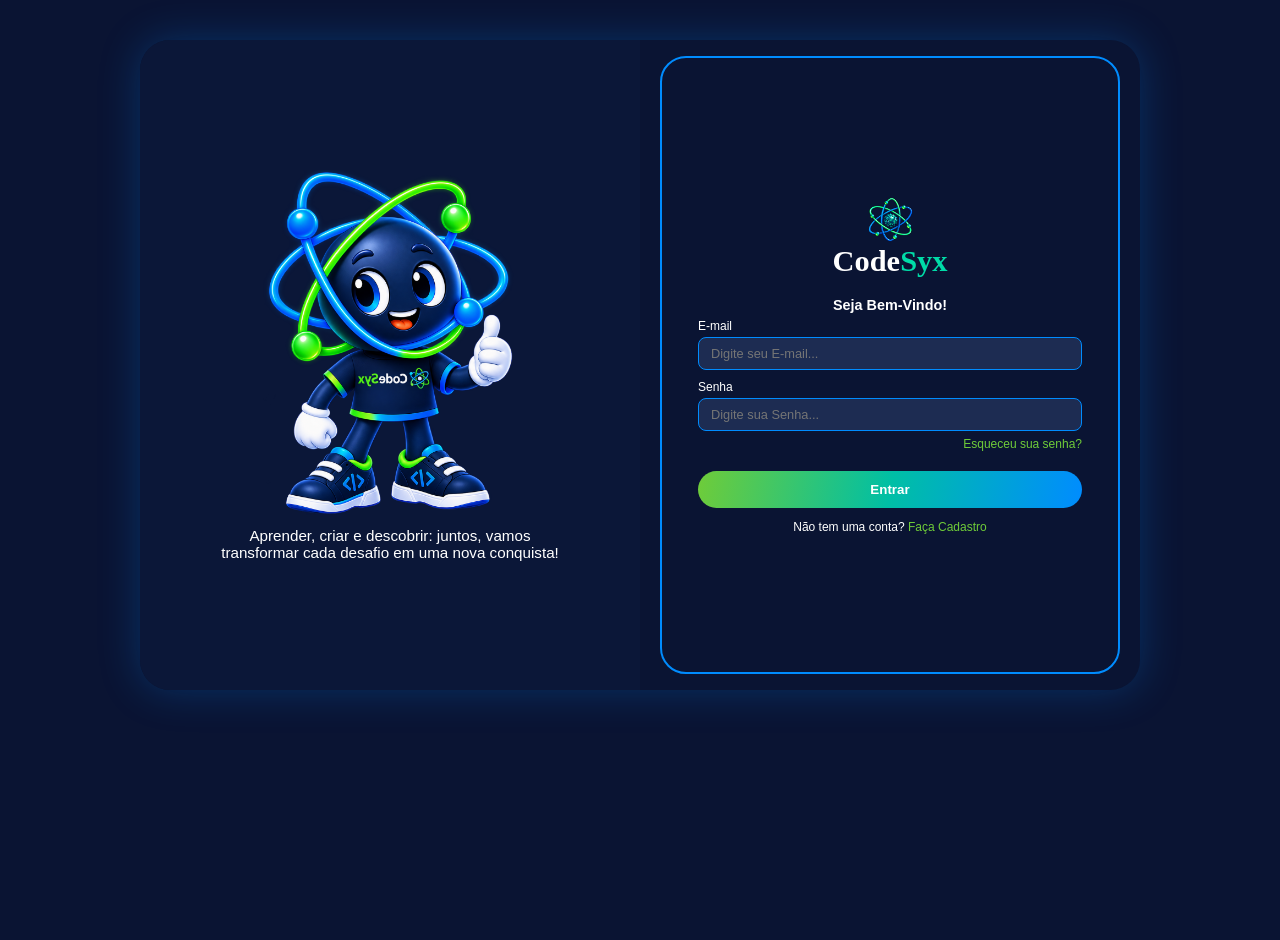
<file: pages/cadastro.html>
<!DOCTYPE html>
<html lang="pt-br">

<head>
    <meta charset="UTF-8">
    <meta name="viewport" content="width=device-width, initial-scale=1.0">
    <link rel="stylesheet" href="../assets/css/cadastro.css">
    <link rel="icon" type="image/png" sizes="16x16" href="../assets/img/logoheader.png">
    <title>CodeSyx - Login</title>
</head>

<body>
    <main class="container-auth invertido">

        <!-- Metade do formulário -->
        <div class="card-auth">
            <div class="logo">
                <img src="../assets/img/logo.png" alt="logo CodeSyx">
                <h2>Code<span>Syx</span></h2>
            </div>

            <div class="formularios">

                <!-- LOGIN -->
                <div class="tela tela-login">
                    <p class="subtitulo-auth">Seja Bem-Vindo!</p>
                    <form action="#" class="form-auth" id="form-login">
                        <div class="grupo-input">
                            <label for="login-email">E-mail</label>
                            <input type="email" id="login-email" placeholder="Digite seu E-mail..." required>
                        </div>

                        <div class="grupo-input">
                            <label for="login-senha">Senha</label>
                            <input type="password" id="login-senha" placeholder="Digite sua Senha..." required>
                        </div>

                        <p class="link-esqueceu"><a href="#recuperar"> Esqueceu sua senha?</a></p>

                       
                        <button type="submit" class="btn-primeiro btn-full">Entrar</button>
                        <p class="erro-login" id="erro-login"></p>
                    </form>
                    <p class="link-alternativo">Não tem uma conta?<a href="#cadastro"> Faça Cadastro</a></p>
                </div>

                <!-- CADASTRO -->
                <div class="tela tela-cadastro">
                    <p class="subtitulo-auth">Seja Bem-Vindo!</p>
                    <form action="#" class="form-auth" id="form-cadastro">
                        <div class="grupo-input">
                            <label for="nome">Nome</label>
                            <input type="text" id="nome" placeholder="Digite seu Nome..." required>
                        </div>
                        <div class="grupo-input">
                            <label for="cad-email">E-mail</label>
                            <input type="email" id="cad-email" placeholder="Digite seu E-mail..." required>
                        </div>

                        <div class="grupo-input">
                            <label for="cad-senha">Senha</label>
                            <input type="password" id="cad-senha" placeholder="Digite sua Senha..." required>
                        </div>

                        <div class="grupo-input">
                            <label for="confirmar-senha">Confirmar Senha</label>
                            <input type="password" id="confirmar-senha" placeholder="Confirme sua senha..." required>
                        </div>

                        <div class="grupo-input">
                            <label for="semestre">Área ou semestre</label>
                            <select id="semestre" class="input-select" required>
                                <option value="">Selecione...</option>
                                <option value="uiux">UI/UX</option>
                                <option value="ads">ADS</option>
                                <option value="java">Java</option>
                                <option value="outros">Outros</option>
                            </select>
                        </div>

                        <button type="submit" class="btn-primeiro btn-full">Cadastrar</button>
                    </form>
                    <p class="link-alternativo">Já tem uma conta?<a href="#login"> Faça Login</a></p>
                </div>

                <!-- RECUPERAR SENHA (informar e-mail) -->
                <div class="tela tela-recuperar">
                    <p class="subtitulo-auth">Esqueceu sua senha?</p>
                    <p class="texto-auxiliar">Redefinir senha, informe seu E-mail</p>
                    <form action="#" class="form-auth" id="form-recuperar">
                        <div class="grupo-input">
                            <label for="recuperar-email">E-mail</label>
                            <input type="email" id="recuperar-email" placeholder="Digite seu e-mail..." required>
                        </div>
                        <button type="submit" class="btn-primeiro btn-full">Recuperar senha</button>
                    </form>
                    <p class="link-alternativo">Ainda não tem uma conta?<a href="cadastro.html"> Cadastre-se</a></p>
                </div>

                <!-- VERIFICAR E-MAIL -->
                <div class="tela tela-verificar">
                    <p class="subtitulo-auth">Verifique seu e-mail</p>
                    <p class="texto-auxiliar">Abra o aplicativo de e-mail para verificar</p>
                    <button type="button" class="btn-primeiro btn-full" id="btn-abrir-email">Abrir aplicativo de
                        e-mail</button>
                    <p class="link-alternativo">Não recebeu o e-mail? <a href="#recuperar">Clique para reenviar</a></p>
                    <p class="link-alternativo"><a href="#login">← Voltar para login</a></p>
                </div>

                <!-- DEFINIR NOVA SENHA -->
                <div class="tela tela-definir-senha">
                    <p class="subtitulo-auth">Definir nova senha</p>
                    <p class="texto-auxiliar">Sua senha deve ser diferente das senhas usadas anteriormente</p>
                    <form action="#" class="form-auth" id="form-definir-senha">
                        <div class="grupo-input">
                            <label for="nova-senha">Senha</label>
                            <input type="password" id="nova-senha" placeholder="Digite sua nova senha..." required>
                        </div>
                        <div class="grupo-input">
                            <label for="confirmar-nova-senha">Confirmar senha</label>
                            <input type="password" id="confirmar-nova-senha" placeholder="Confirme sua nova senha..."
                                required>
                        </div>
                        <button type="submit" class="btn-primeiro btn-full">Redefinir senha</button>
                    </form>
                    <p class="link-alternativo"><a href="#login">← Voltar para login</a></p>
                </div>

                <!-- SENHA REDEFINIDA -->
                <div class="tela tela-senha-redefinida">
                    <p class="subtitulo-auth">Senha redefinida</p>
                    <p class="texto-auxiliar">Sua senha foi redefinida com sucesso. Clique para fazer login.</p>
                    <button type="button" class="btn-primeiro btn-full" id="btn-continuar-redefinida">Continuar</button>
                    <p class="link-alternativo"><a href="#login">← Voltar para login</a></p>
                </div>

            </div>
        </div>

        <!-- Metade do mascote -->
        <div class="lado-mascote">
            <img src="../assets/img/mascote-auth.png" alt="Mascote CodeSyx" class="mascote">
            <p class="frase">Aprender, criar e descobrir: juntos, vamos transformar cada desafio em uma nova conquista!
            </p>
        </div>

    </main>

    <script src="../assets/js/script.js"></script>
</body>

</html>
</file>
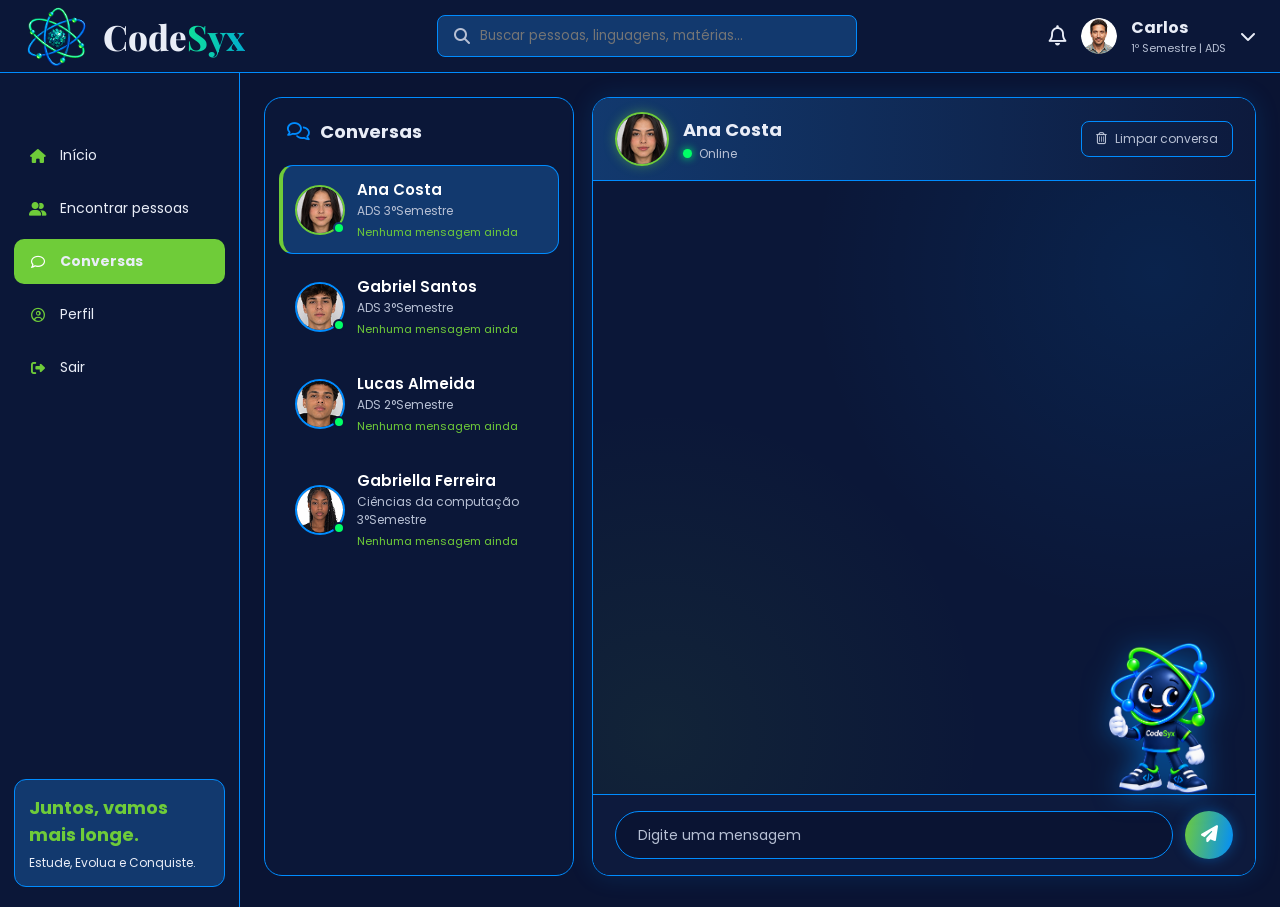
<file: pages/conversas.html>
<!DOCTYPE html>
<html lang="pt-br">

<head>
  <meta charset="UTF-8">
  <meta name="viewport" content="width=device-width, initial-scale=1.0">
  <title>CodeSyx - Conversas</title>
  <link rel="stylesheet" href="https://cdnjs.cloudflare.com/ajax/libs/font-awesome/6.7.2/css/all.min.css">
  <link rel="icon" type="image/png" sizes="16x16" href="../assets/img/logoheader.png">
  <link rel="stylesheet" href="../assets/css/inicial.css">
  <link rel="stylesheet" href="../assets/css/conversas.css">
</head>

<body class="dash-body">

  <input type="checkbox" id="menu-dash" class="menu-dash">
  <label for="menu-dash" class="fundo-menu-dash"></label>

  <header class="dash-topo">
    <label for="menu-dash" class="btn-menu-dash" aria-label="Abrir menu">
      <span></span>
      <span></span>
      <span></span>
    </label>

    <a href="inicial.html" class="logo">
      <img src="../assets/img/logo.png" alt="Logo CodeSyx">
      <h2>Code<span>Syx</span></h2>
    </a>

    <form class="dash-busca">
      <i class="fa-solid fa-magnifying-glass"></i>
      <input class="dash-busca-input" type="text" placeholder="Buscar pessoas, linguagens, matérias...">
    </form>

    <div class="dash-topo-direita">
      <i class="fa-regular fa-bell dash-topo-sino"></i>
      <div class="dash-topo-usuario">
        <div class="dash-usuario-avatar"><img src="../assets/img/carlos.png" alt="foto carlos"></div>
        <div class="dash-usuario-dados">
          <span class="dash-usuario-nome">Carlos</span>
          <span class="dash-usuario-semestre">1º Semestre | ADS</span>
        </div>
        <i class="fa-solid fa-chevron-down"></i>
      </div>
    </div>
  </header>

  <div class="dash-layout dash-layout-duas-colunas">

    <section class="dash-sidebar">
      <div class="dash-menu">
        <a href="inicial.html" class="dash-menu-link">
          <i class="fa-solid fa-house"></i>
          <span>Início</span>
        </a>
        <a href="encontrar_pessoas.html" class="dash-menu-link">
          <i class="fa-solid fa-user-group"></i>
          <span>Encontrar pessoas</span>
        </a>
        <a href="conversas.html" class="dash-menu-link dash-menu-link-ativo">
          <i class="fa-regular fa-comment"></i>
          <span>Conversas</span>
        </a>
        <a href="perfil.html" class="dash-menu-link">
          <i class="fa-regular fa-circle-user"></i>
          <span>Perfil</span>
        </a>
        <a href="../index.html" class="dash-menu-link" id="btn-sair">
          <i class="fa-solid fa-right-from-bracket"></i>
          <span>Sair</span>
        </a>
      </div>

      <div class="dash-sidebar-frase">
        <div class="dash-sidebar-frase-titulo">Juntos, vamos mais longe.</div>
        <div class="dash-sidebar-frase-texto">Estude, Evolua e Conquiste.</div>
      </div>
    </section>

    <main class="dash-principal conversas-principal">

      <section class="conversas-container">

        <aside class="conversas-lista">

          <h2 class="conversas-titulo"><i class="fa-regular fa-comments"></i> Conversas</h2>

          <button type="button" class="conversa-item active" data-chat="ana">
            <div class="conversa-foto">
              <img src="../assets/img/anacosta.png" alt="Foto de Ana Costa" class="conversa-avatar">
              <span class="conversa-online"></span>
            </div>
            <div class="conversa-info">
              <div class="conversa-nome">Ana Costa</div>
              <div class="conversa-curso">ADS 3°Semestre</div>
              <div class="conversa-previa">Nenhuma mensagem ainda</div>
            </div>
          </button>

          <button type="button" class="conversa-item" data-chat="gabriel">
            <div class="conversa-foto">
              <img src="../assets/img/gabrielsantos.png" alt="Foto de Gabriel Santos" class="conversa-avatar">
              <span class="conversa-online"></span>
            </div>
            <div class="conversa-info">
              <div class="conversa-nome">Gabriel Santos</div>
              <div class="conversa-curso">ADS 3°Semestre</div>
              <div class="conversa-previa">Nenhuma mensagem ainda</div>
            </div>
          </button>

          <button type="button" class="conversa-item" data-chat="lucas">
            <div class="conversa-foto">
              <img src="../assets/img/lucasalmeida.png" alt="Foto de Lucas Almeida" class="conversa-avatar">
              <span class="conversa-online"></span>
            </div>
            <div class="conversa-info">
              <div class="conversa-nome">Lucas Almeida</div>
              <div class="conversa-curso">ADS 2°Semestre</div>
              <div class="conversa-previa">Nenhuma mensagem ainda</div>
            </div>
          </button>

          <button type="button" class="conversa-item" data-chat="gabriella">
            <div class="conversa-foto">
              <img src="../assets/img/gabriellaferreira.png" alt="Foto de Gabriella Ferreira" class="conversa-avatar">
              <span class="conversa-online"></span>
            </div>
            <div class="conversa-info">
              <div class="conversa-nome">Gabriella Ferreira</div>
              <div class="conversa-curso">Ciências da computação 3°Semestre</div>
              <div class="conversa-previa">Nenhuma mensagem ainda</div>
            </div>
          </button>

        </aside>


        <section class="chat-area">

          <div class="chat-header">
            <img src="../assets/img/anacosta.png" alt="Foto de Ana Costa" class="chat-avatar">

            <div class="chat-user-info">
              <h2>Ana Costa</h2>
              <p><span class="status-online"></span><span id="chat-status">Online</span></p>
            </div>

            <button type="button" class="chat-limpar" id="btn-limpar">
              <i class="fa-regular fa-trash-can"></i> Limpar conversa
            </button>
          </div>

          <div class="chat-mensagens" id="chat-mensagens"></div>

          <form class="chat-form" action="#">
            <input type="text" class="chat-input" placeholder="Digite uma mensagem" autocomplete="off">

            <button type="submit" class="chat-send-button" aria-label="Enviar mensagem">
              <i class="fa-solid fa-paper-plane"></i>
            </button>
          </form>

          <img src="../assets/img/CodeSyx-mascote.png" alt="Mascote CodeSyx" class="chat-mascote">

        </section>

      </section>

    </main>
  </div>

  <script src="../assets/js/script.js"></script>
  <script src="../assets/js/menu-usuario.js"></script>
</body>

</html>
</file>
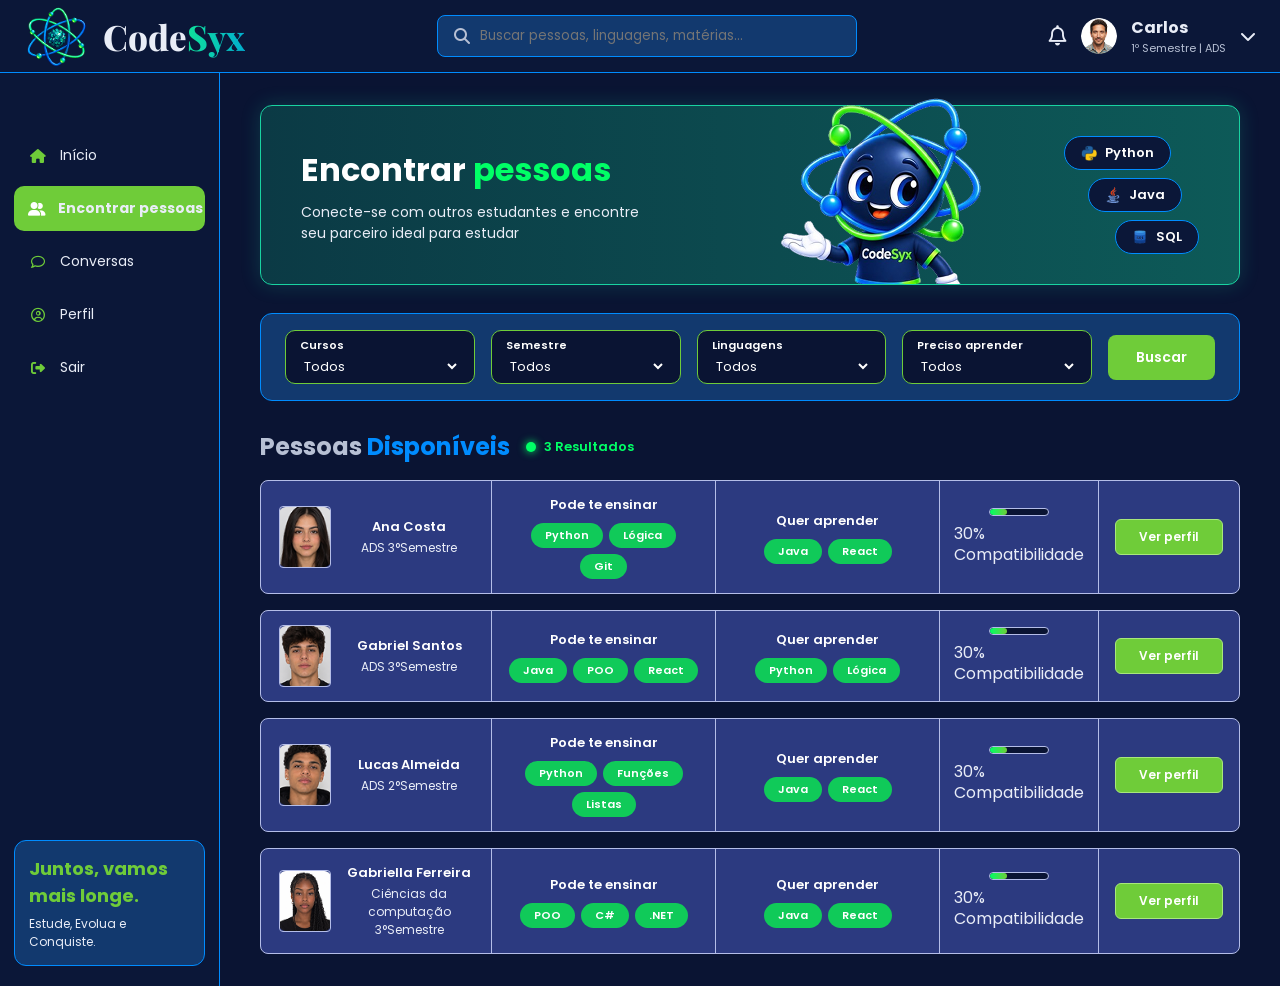
<file: pages/encontrar_pessoas.html>
<!DOCTYPE html>
<html lang="pt-br">

<head>
  <meta charset="UTF-8">
  <meta name="viewport" content="width=device-width, initial-scale=1.0">
  <title>CodeSyx - Encontrar Pessoas</title>
  <link rel="stylesheet" href="https://cdnjs.cloudflare.com/ajax/libs/font-awesome/6.7.2/css/all.min.css">
  <link rel="icon" type="image/png" sizes="16x16" href="../assets/img/logoheader.png">
  <link rel="stylesheet" href="../assets/css/inicial.css">
  <link rel="stylesheet" href="../assets/css/encontrar_pessoas.css">
</head>

<body class="dash-body">

  <input type="checkbox" id="menu-dash" class="menu-dash">
  <label for="menu-dash" class="fundo-menu-dash"></label>

  <header class="dash-topo">
    <label for="menu-dash" class="btn-menu-dash" aria-label="Abrir menu">
      <span></span>
      <span></span>
      <span></span>
    </label>

    <a href="inicial.html" class="logo">
      <img src="../assets/img/logo.png" alt="Logo CodeSyx">
      <h2>Code<span>Syx</span></h2>
    </a>

    <form class="dash-busca">
      <i class="fa-solid fa-magnifying-glass"></i>
      <input class="dash-busca-input" type="text" placeholder="Buscar pessoas, linguagens, matérias...">
    </form>

    <div class="dash-topo-direita">
      <i class="fa-regular fa-bell dash-topo-sino"></i>
      <div class="dash-topo-usuario">
        <div class="dash-usuario-avatar"><img src="../assets/img/carlos.png" alt="foto carlos"></div>
        <div class="dash-usuario-dados">
          <span class="dash-usuario-nome">Carlos</span>
          <span class="dash-usuario-semestre">1º Semestre | ADS</span>
        </div>
        <i class="fa-solid fa-chevron-down"></i>
      </div>
    </div>
  </header>

  <div class="dash-layout dash-layout-duas-colunas">

    <section class="dash-sidebar">
      <div class="dash-menu">
        <a href="inicial.html" class="dash-menu-link">
          <i class="fa-solid fa-house"></i>
          <span>Início</span>
        </a>
        <a href="encontrar_pessoas.html" class="dash-menu-link dash-menu-link-ativo">
          <i class="fa-solid fa-user-group"></i>
          <span>Encontrar pessoas</span>
        </a>
        <a href="conversas.html" class="dash-menu-link">
          <i class="fa-regular fa-comment"></i>
          <span>Conversas</span>
        </a>
        <a href="perfil.html" class="dash-menu-link">
          <i class="fa-regular fa-circle-user"></i>
          <span>Perfil</span>
        </a>
        <a href="../index.html" class="dash-menu-link" id="btn-sair">
          <i class="fa-solid fa-right-from-bracket"></i>
          <span>Sair</span>
        </a>
      </div>

      <div class="dash-sidebar-frase">
        <div class="dash-sidebar-frase-titulo">Juntos, vamos mais longe.</div>
        <div class="dash-sidebar-frase-texto">Estude, Evolua e Conquiste.</div>
      </div>
    </section>

    <main class="dash-principal pessoas-principal">

      <section class="hero-pessoas">
        <div class="hero-pessoas-texto">
          <h1>Encontrar <span>pessoas</span></h1>
          <p>Conecte-se com outros estudantes e encontre seu parceiro ideal para estudar</p>
        </div>

        <img src="../assets/img/mascote_econtrar_pessoas.png" alt="Mascote CodeSyx" class="hero-pessoas-mascote">

        <div class="hero-pessoas-tags">
          <span class="tag-linguagem python"><img src="../assets/img/Python.png" alt="">Python</span>
          <span class="tag-linguagem java"><img src="../assets/img/Java.png" alt="">Java</span>
          <span class="tag-linguagem sql"><img src="../assets/img/SQL.png" alt="">SQL</span>
        </div>
      </section>

      <section class="filtros-pessoas">
        <div class="filtro-campo">
          <label for="filtro-cursos">Cursos</label>
          <select id="filtro-cursos">
            <option value="">Todos</option>
            <option value="ads">ADS</option>
            <option value="gti">GTI</option>
            <option value="ciencia-da-computacao">Ciência da Computação</option>
            <option value="sistemas-de-informacao">Sistemas de Informação</option>
            <option value="engenharia-de-software">Engenharia de Software</option>
          </select>
        </div>

        <div class="filtro-campo">
          <label for="filtro-semestre">Semestre</label>
          <select id="filtro-semestre">
            <option value="">Todos</option>
            <option value="1">1°Semestre</option>
            <option value="2">2°Semestre</option>
            <option value="3">3°Semestre</option>
            <option value="4">4°Semestre</option>
            <option value="5">5°Semestre</option>
            <option value="6">6°Semestre</option>
          </select>
        </div>

        <div class="filtro-campo">
          <label for="filtro-linguagens">Linguagens</label>
          <select id="filtro-linguagens">
            <option value="">Todos</option>
            <option value="python">Python</option>
            <option value="java">Java</option>
            <option value="javascript">JavaScript</option>
            <option value="sql">SQL</option>
            <option value="html">HTML</option>
            <option value="css">CSS</option>
            <option value="react">React</option>
          </select>
        </div>

        <div class="filtro-campo">
          <label for="filtro-aprender">Preciso aprender</label>
          <select id="filtro-aprender">
            <option value="">Todos</option>
            <option value="python">Python</option>
            <option value="java">Java</option>
            <option value="javascript">JavaScript</option>
            <option value="sql">SQL</option>
            <option value="react">React</option>
            <option value="logica">Lógica</option>
            <option value="git">Git</option>
            <option value="poo">POO</option>
          </select>
        </div>

        <button type="button" class="btn-limpar-filtros" id="btnBuscar">Buscar</button>
      </section>

      <section class="pessoas-resultado">
        <div class="pessoas-resultado-titulo">
          <h2>Pessoas <span>Disponíveis</span></h2>
          <p class="pessoas-resultado-contagem">
            <span class="bolinha-status"></span>
            <span id="contagemResultados">3 Resultados</span>
          </p>
        </div>

        <ul class="pessoas-lista">

          <li class="pessoa-linha" data-curso="ads" data-semestre="3" data-ensina="python logica git" data-aprende="java react">
            <div class="pessoa-perfil">
              <img src="../assets/img/anacosta.png" alt="Foto de Ana Costa" class="pessoa-foto">
              <div>
                <h3>Ana Costa</h3>
                <p>ADS 3°Semestre</p>
              </div>
            </div>

            <div class="pessoa-coluna pessoa-ensina">
              <p class="pessoa-coluna-titulo">Pode te ensinar</p>
              <div class="pessoa-tags">
                <span>Python</span>
                <span>Lógica</span>
                <span>Git</span>
              </div>
            </div>

            <div class="pessoa-coluna pessoa-aprende">
              <p class="pessoa-coluna-titulo">Quer aprender</p>
              <div class="pessoa-tags">
                <span>Java</span>
                <span>React</span>
              </div>
            </div>

            <div class="pessoa-compatibilidade">
              <div class="compatibilidade-barra">
                <div class="compatibilidade-preenchimento" style="width: 30%;"></div>
              </div>
              <p>30% Compatibilidade</p>
            </div>

            <button
              type="button"
              class="btn-ver-perfil"
              data-sobre="Gosto de tecnologia e de estudar em grupo. Acredito que compartilhar conhecimento é uma das melhores formas de evoluir.">
              Ver perfil
            </button>
          </li>

          <li class="pessoa-linha" data-curso="ads" data-semestre="3" data-ensina="java poo react" data-aprende="python logica">
            <div class="pessoa-perfil">
              <img src="../assets/img/gabrielsantos.png" alt="Foto de Gabriel Santos" class="pessoa-foto">
              <div>
                <h3>Gabriel Santos</h3>
                <p>ADS 3°Semestre</p>
              </div>
            </div>

            <div class="pessoa-coluna pessoa-ensina">
              <p class="pessoa-coluna-titulo">Pode te ensinar</p>
              <div class="pessoa-tags">
                <span>Java</span>
                <span>POO</span>
                <span>React</span>
              </div>
            </div>

            <div class="pessoa-coluna pessoa-aprende">
              <p class="pessoa-coluna-titulo">Quer aprender</p>
              <div class="pessoa-tags">
                <span>Python</span>
                <span>Lógica</span>
              </div>
            </div>

            <div class="pessoa-compatibilidade">
              <div class="compatibilidade-barra">
                <div class="compatibilidade-preenchimento" style="width: 30%;"></div>
              </div>
              <p>30% Compatibilidade</p>
            </div>

            <button
              type="button"
              class="btn-ver-perfil"
              data-sobre="Curto programação e gosto de ajudar quem está começando. Sempre aberto a aprender algo novo.">
              Ver perfil
            </button>
          </li>

          <li class="pessoa-linha" data-curso="ads" data-semestre="2" data-ensina="python funcoes listas" data-aprende="java react">
            <div class="pessoa-perfil">
              <img src="../assets/img/lucasalmeida.png" alt="Foto de Lucas Almeida" class="pessoa-foto">
              <div>
                <h3>Lucas Almeida</h3>
                <p>ADS 2°Semestre</p>
              </div>
            </div>

            <div class="pessoa-coluna pessoa-ensina">
              <p class="pessoa-coluna-titulo">Pode te ensinar</p>
              <div class="pessoa-tags">
                <span>Python</span>
                <span>Funções</span>
                <span>Listas</span>
              </div>
            </div>

            <div class="pessoa-coluna pessoa-aprende">
              <p class="pessoa-coluna-titulo">Quer aprender</p>
              <div class="pessoa-tags">
                <span>Java</span>
                <span>React</span>
              </div>
            </div>

            <div class="pessoa-compatibilidade">
              <div class="compatibilidade-barra">
                <div class="compatibilidade-preenchimento" style="width: 30%;"></div>
              </div>
              <p>30% Compatibilidade</p>
            </div>

            <button
              type="button"
              class="btn-ver-perfil"
              data-sobre="Estou no começo da jornada em tecnologia e quero trocar conhecimento com a galera.">
              Ver perfil
            </button>

          </li>
           <li class="pessoa-linha" data-curso="ads" data-semestre="3" data-ensina="python logica git" data-aprende="java react">
            <div class="pessoa-perfil">
              <img src="../assets/img/gabriellaferreira.png" alt="Foto de Gabriella Ferreira" class="pessoa-foto">
              <div>
                <h3>Gabriella Ferreira</h3>
                <p>Ciências da computação 3°Semestre</p>
              </div>
            </div>

            <div class="pessoa-coluna pessoa-ensina">
              <p class="pessoa-coluna-titulo">Pode te ensinar</p>
              <div class="pessoa-tags">
                <span>POO</span>
                <span>C#</span>
                <span>.NET</span>
              </div>
            </div>

            <div class="pessoa-coluna pessoa-aprende">
              <p class="pessoa-coluna-titulo">Quer aprender</p>
              <div class="pessoa-tags">
                <span>Java</span>
                <span>React</span>
              </div>
            </div>

            <div class="pessoa-compatibilidade">
              <div class="compatibilidade-barra">
                <div class="compatibilidade-preenchimento" style="width: 30%;"></div>
              </div>
              <p>30% Compatibilidade</p>
            </div>

            <button
              type="button"
              class="btn-ver-perfil"
              data-sobre="Gosto de tecnologia e de estudar em grupo. Acredito que compartilhar conhecimento é uma das melhores formas de evoluir.">
              Ver perfil
            </button>
          </li>

        </ul>

        <p class="pessoas-vazio" id="pessoasVazio" hidden>Nenhuma pessoa encontrada com esses filtros.</p>
      </section>

    </main>
  </div>


  <!-- POP-UP DE CONEXÃO -->
  <div class="modal-overlay" id="modalConexao" hidden>

    <!-- perfil da pessoa -->
    <div class="modal-conexao" id="modalPerfil" role="dialog" aria-modal="true" aria-labelledby="modalNome">

      <button type="button" class="modal-fechar" aria-label="Fechar">✕</button>

      <div class="modal-topo">
        <img src="../assets/img/anacosta.png" alt="" class="modal-avatar" id="modalFoto">

        <div class="modal-pessoa">
          <h2 id="modalNome">Ana Costa</h2>
          <p id="modalCurso">ADS 3°Semestre</p>
          <span class="modal-online"><i></i> Online agora</span>
        </div>

        <div class="modal-sobre">
          <h3>Sobre mim</h3>
          <p id="modalSobre"></p>
        </div>
      </div>

      <div class="modal-troca">
        <div class="modal-caixa">
          <h3>Você pode ensinar</h3>
          <div class="modal-techs" id="modalEnsinar"></div>
        </div>

        <img src="../assets/img/CodeSyx-mascote.png" alt="Mascote CodeSyx" class="modal-mascote">

        <div class="modal-caixa modal-caixa-verde">
          <h3>Você pode aprender</h3>
          <div class="modal-techs" id="modalAprender"></div>
        </div>
      </div>

      <button type="button" class="modal-botao" id="btnFazerConexao">Fazer conexão</button>

    </div>

    <!-- conexão realizada -->
    <div class="modal-conexao modal-sucesso" id="modalSucesso" role="dialog" aria-modal="true" aria-labelledby="sucessoTitulo" hidden>

      <button type="button" class="modal-fechar" aria-label="Fechar">✕</button>

      <div class="modal-check"><i class="fa-solid fa-check"></i></div>

      <h2 id="sucessoTitulo">Conexão <span>Realizada!!</span></h2>
      <p>Agora você e <span id="sucessoNome">Ana Costa</span> podem trocar conhecimento.</p>

      <div class="sucesso-pessoas">
        <div class="sucesso-pessoa">
          <img src="../assets/img/carlosquadrado.png" alt="Foto de Carlos">
          <span>Você</span>
        </div>

        <img src="../assets/img/logo.png" alt="" class="sucesso-atomo">

        <div class="sucesso-pessoa">
          <img src="../assets/img/anacosta.png" alt="" id="sucessoFoto">
          <span id="sucessoNome2">Ana Costa</span>
        </div>
      </div>

      <div class="sucesso-sugestao" id="sucessoSugestao">Que tal começar revisando Python juntos?</div>

      <a href="conversas.html" class="modal-botao">Ir para a conversa</a>

    </div>

  </div>

  <script src="../assets/js/script.js"></script>

  <script>
    // Sair do site: apaga o login e o link leva pra index.html
    document.getElementById("btn-sair").addEventListener("click", () => {
      try {
        localStorage.removeItem("usuarioLogado");
      } catch {
        // sem acesso ao armazenamento: só volta pra index
      }
    });
  </script>
</body>

</html>
</file>
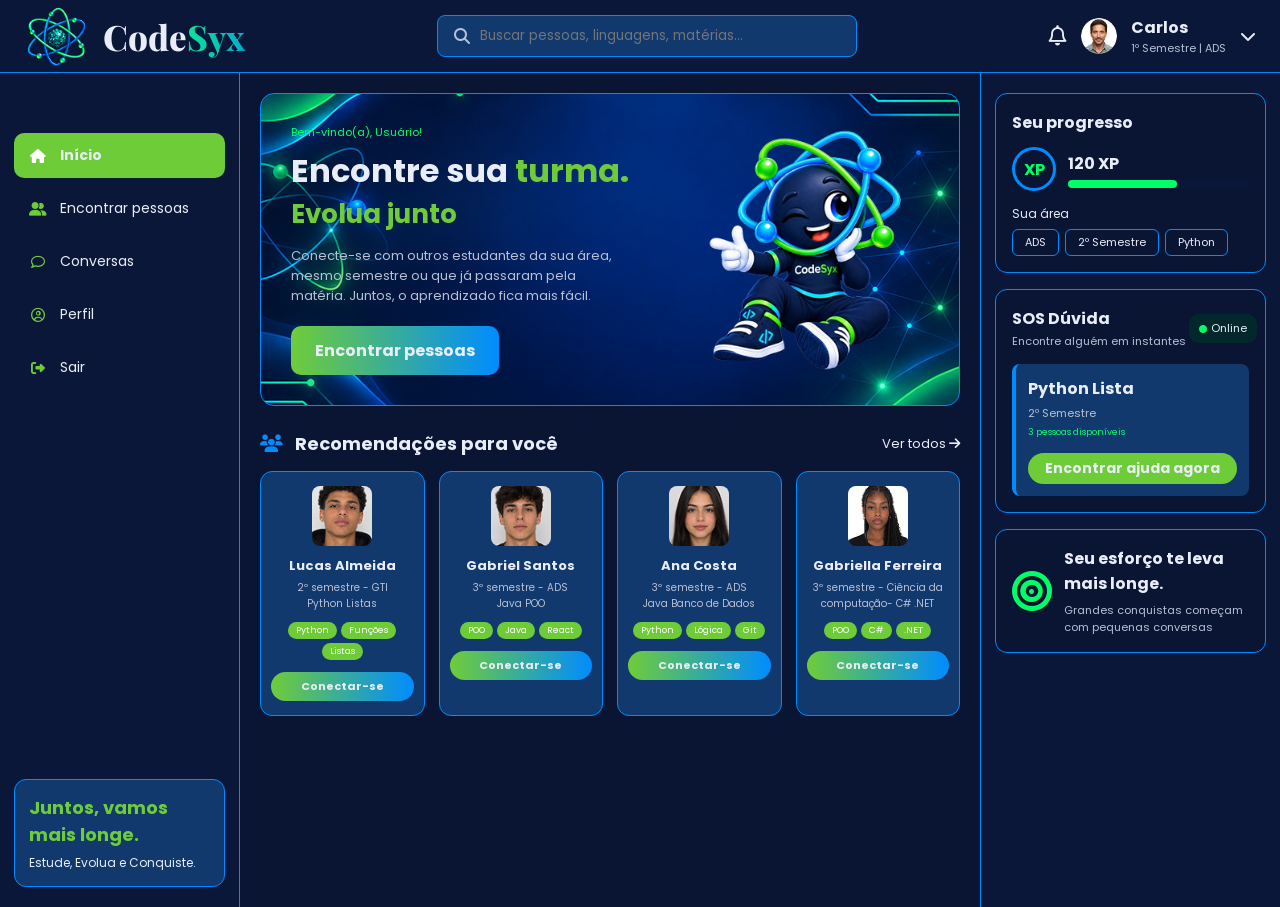
<file: pages/inicial.html>
<!DOCTYPE html>
<html lang="pt-BR">
<head>
  <meta charset="UTF-8">
  <meta name="viewport" content="width=device-width, initial-scale=1">
  <title>CodeSyx | Início</title>
  <link rel="stylesheet" href="https://cdnjs.cloudflare.com/ajax/libs/font-awesome/6.7.2/css/all.min.css">
  <link rel="icon" type="image/png" sizes="16x16" href="../assets/img/logoheader.png">
  <link rel="stylesheet" href="../assets/css/inicial.css">
</head>
<body class="dash-body">

  <input type="checkbox" id="menu-dash" class="menu-dash">
  <label for="menu-dash" class="fundo-menu-dash"></label>

  <header class="dash-topo">
    <label for="menu-dash" class="btn-menu-dash" aria-label="Abrir menu">
      <span></span>
      <span></span>
      <span></span>
    </label>

    <a href="#" class="logo">
      <img src="../assets/img/logo.png" alt="Logo CodeSyx">
      <h2>Code<span>Syx</span></h2>
    </a>

    <form class="dash-busca">
      <i class="fa-solid fa-magnifying-glass"></i>
      <input class="dash-busca-input" type="text" placeholder="Buscar pessoas, linguagens, matérias...">
    </form>

    <div class="dash-topo-direita">
      <i class="fa-regular fa-bell dash-topo-sino"></i>
      <div class="dash-topo-usuario">
        <div class="dash-usuario-avatar"><img src="../assets/img/carlos.png" alt="foto carlos"></div>
        <div class="dash-usuario-dados">
          <span class="dash-usuario-nome">Carlos</span>
          <span class="dash-usuario-semestre">1º Semestre | ADS</span>
        </div>
        <i class="fa-solid fa-chevron-down"></i>
      </div>
    </div>
  </header>

  <div class="dash-layout">

    <section class="dash-sidebar">
      <div class="dash-menu">
        <a href="inicial.html" class="dash-menu-link dash-menu-link-ativo">
          <i class="fa-solid fa-house"></i>
          <span>Início</span>
        </a>
        <a href="encontrar_pessoas.html" class="dash-menu-link">
          <i class="fa-solid fa-user-group"></i>
          <span>Encontrar pessoas</span>
        </a>
        <a href="conversas.html" class="dash-menu-link">
          <i class="fa-regular fa-comment"></i>
          <span>Conversas</span>
        </a>
        <a href="perfil.html" class="dash-menu-link">
          <i class="fa-regular fa-circle-user"></i>
          <span>Perfil</span>
        </a>
        <a href="../index.html" class="dash-menu-link" id="btn-sair">
          <i class="fa-solid fa-right-from-bracket"></i>
          <span>Sair</span>
        </a>
      </div>

      <div class="dash-sidebar-frase">
        <div class="dash-sidebar-frase-titulo">Juntos, vamos mais longe.</div>
        <div class="dash-sidebar-frase-texto">Estude, Evolua e Conquiste.</div>
      </div>
    </section>

    <main class="dash-principal">

      <section class="dash-hero">
        <div class="dash-hero-conteudo">
          <span class="dash-hero-boasvindas">Bem-vindo(a), Usuário!</span>
          <div class="dash-hero-titulo">Encontre sua <span class="dash-hero-destaque">turma.</span></div>
          <div class="dash-hero-subtitulo">Evolua junto</div>
          <div class="dash-hero-texto">
            Conecte-se com outros estudantes da sua área, mesmo semestre ou que
            já passaram pela matéria. Juntos, o aprendizado fica mais fácil.
          </div>
          <a href="encontrar_pessoas.html" class="dash-hero-botao">Encontrar pessoas</a>
        </div>
        <div class="dash-hero-mascote"></div>
      </section>

      <section class="dash-recomendacoes">
        <div class="dash-recomendacoes-cabecalho">
          <div class="dash-recomendacoes-titulo">
            <i class="fa-solid fa-users"></i>
            Recomendações para você
          </div>
          <a href="#" class="dash-recomendacoes-link">
            Ver todos <i class="fa-solid fa-arrow-right"></i>
          </a>
        </div>

        <div class="dash-recomendacoes-lista">

          <div class="dash-pessoa-card">
            <div class="dash-pessoa-foto dash-pessoa-foto-lucas"></div>
            <div class="dash-pessoa-nome">Lucas Almeida</div>
            <div class="dash-pessoa-info">
              <span>2º semestre - GTI</span>
              <span>Python Listas</span>
            </div>
            <div class="dash-pessoa-tags">
              <span class="dash-tag">Python</span>
              <span class="dash-tag">Funções</span>
              <span class="dash-tag">Listas</span>
            </div>
            <a href="encontrar_pessoas.html" class="dash-pessoa-botao">Conectar-se</a>
          </div>

          <div class="dash-pessoa-card">
            <div class="dash-pessoa-foto dash-pessoa-foto-gabriel"></div>
            <div class="dash-pessoa-nome">Gabriel Santos</div>
            <div class="dash-pessoa-info">
              <span>3º semestre - ADS</span>
              <span>Java POO</span>
            </div>
            <div class="dash-pessoa-tags">
              <span class="dash-tag">POO</span>
              <span class="dash-tag">Java</span>
              <span class="dash-tag">React</span>
            </div>
            <a href="encontrar_pessoas.html" class="dash-pessoa-botao">Conectar-se</a>
          </div>

          <div class="dash-pessoa-card">
            <div class="dash-pessoa-foto dash-pessoa-foto-ana"></div>
            <div class="dash-pessoa-nome">Ana Costa</div>
            <div class="dash-pessoa-info">
              <span>3º semestre - ADS</span>
              <span>Java Banco de Dados</span>
            </div>
            <div class="dash-pessoa-tags">
              <span class="dash-tag">Python</span>
              <span class="dash-tag">Lógica</span>
              <span class="dash-tag">Git</span>
            </div>
            <a href="encontrar_pessoas.html" class="dash-pessoa-botao">Conectar-se</a>
          </div>

          <div class="dash-pessoa-card">
            <div class="dash-pessoa-foto dash-pessoa-foto-gabriella"></div>
            <div class="dash-pessoa-nome">Gabriella Ferreira</div>
            <div class="dash-pessoa-info">
              <span>3º semestre - Ciência da computação- C# .NET</span>
            </div>
            <div class="dash-pessoa-tags">
              <span class="dash-tag">POO</span>
              <span class="dash-tag">C#</span>
              <span class="dash-tag">.NET</span>
            </div>
            <a href="encontrar_pessoas.html" class="dash-pessoa-botao">Conectar-se</a>
          </div>

        </div>
      </section>
    </main>

    <section class="dash-painel">

      <div class="dash-painel-caixa dash-progresso">
        <div class="dash-painel-titulo">Seu progresso</div>
        <div class="dash-progresso-xp">
          <div class="dash-progresso-icone">XP</div>
          <div class="dash-progresso-info">
            <span class="dash-progresso-valor">120 XP</span>
            <div class="dash-progresso-barra">
              <div class="dash-progresso-barra-cheia"></div>
            </div>
          </div>
        </div>
        <div class="dash-progresso-area-titulo">Sua área</div>
        <div class="dash-progresso-area-tags">
          <span class="dash-tag-area">ADS</span>
          <span class="dash-tag-area">2º Semestre</span>
          <span class="dash-tag-area">Python</span>
        </div>
      </div>

      <div class="dash-painel-caixa dash-sos">
        <div class="dash-sos-cabecalho">
          <div>
            <div class="dash-painel-titulo">SOS Dúvida</div>
            <span class="dash-sos-subtitulo">Encontre alguém em instantes</span>
          </div>
          <span class="dash-sos-status">
            <i class="fa-solid fa-circle"></i>Online
          </span>
        </div>

        <div class="dash-sos-duvida">
          <span class="dash-sos-materia">Python Lista</span>
          <span class="dash-sos-semestre">2º Semestre</span>
          <span class="dash-sos-disponiveis">3 pessoas disponíveis</span>
          <a href="encontrar_pessoas.html" class="dash-sos-botao">Encontrar ajuda agora</a>
        </div>
      </div>

      <div class="dash-painel-caixa dash-esforco">
        <i class="fa-solid fa-bullseye dash-esforco-icone"></i>
        <div class="dash-esforco-texto">
          <div class="dash-esforco-titulo">Seu esforço te leva mais longe.</div>
          <div class="dash-esforco-descricao">Grandes conquistas começam com pequenas conversas</div>
        </div>
      </div>

    </section>
  </div>

  <script src="../assets/js/menu-usuario.js"></script>
</body>
</html>
</file>
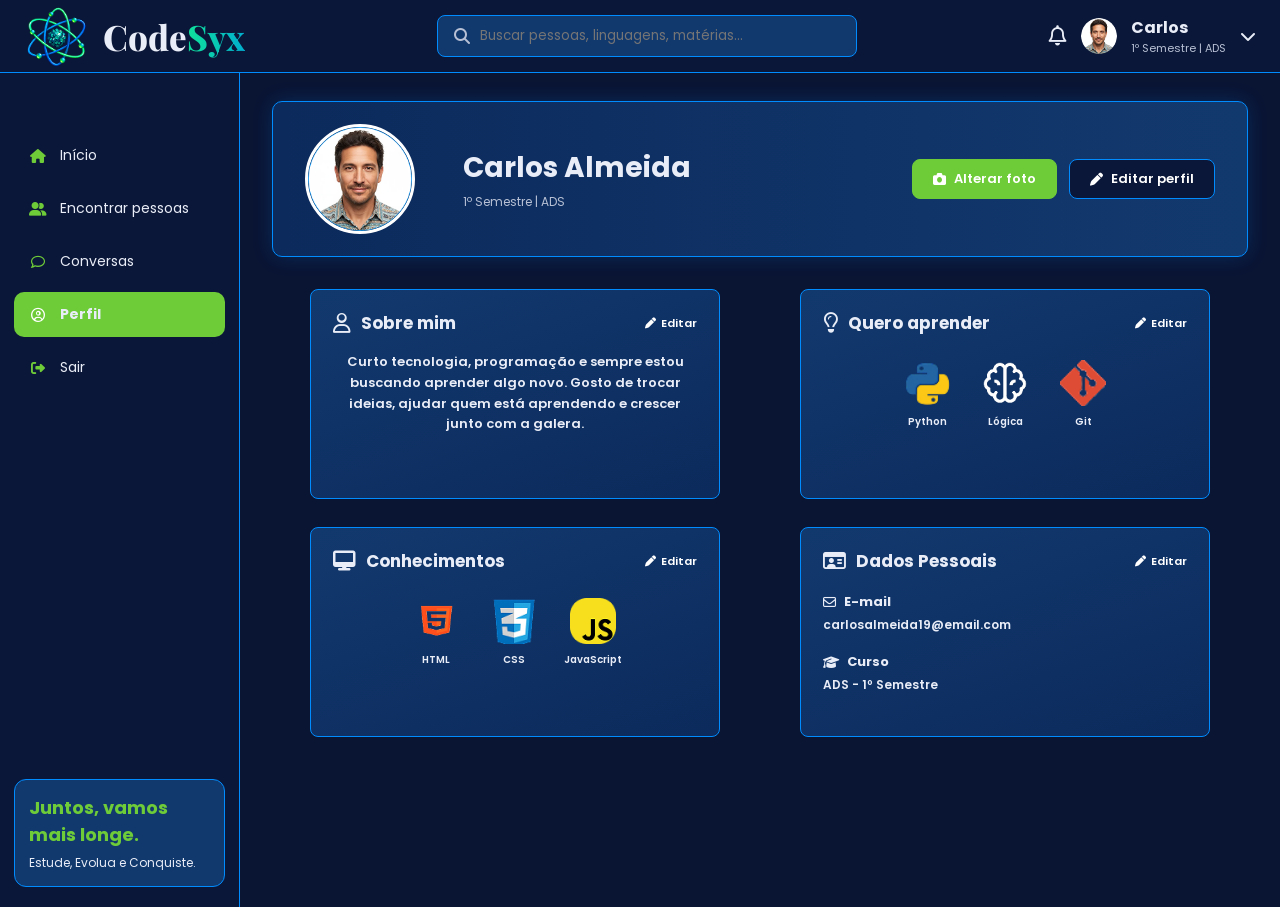
<file: pages/perfil.html>
<!DOCTYPE html>
<html lang="pt-br">

<head>
  <meta charset="UTF-8">
  <meta name="viewport" content="width=device-width, initial-scale=1.0">
  <title>CodeSyx - Perfil</title>
  <link rel="stylesheet" href="https://cdnjs.cloudflare.com/ajax/libs/font-awesome/6.7.2/css/all.min.css">
  <link rel="icon" type="image/png" sizes="16x16" href="../assets/img/logoheader.png">
  <link rel="stylesheet" href="../assets/css/inicial.css">
  <link rel="stylesheet" href="../assets/css/perfil.css">
</head>

<body class="dash-body">

  <input type="checkbox" id="menu-dash" class="menu-dash">
  <label for="menu-dash" class="fundo-menu-dash"></label>

  <header class="dash-topo">
    <label for="menu-dash" class="btn-menu-dash" aria-label="Abrir menu">
      <span></span>
      <span></span>
      <span></span>
    </label>

    <a href="inicial.html" class="logo">
      <img src="../assets/img/logo.png" alt="Logo CodeSyx">
      <h2>Code<span>Syx</span></h2>
    </a>

    <form class="dash-busca">
      <i class="fa-solid fa-magnifying-glass"></i>
      <input class="dash-busca-input" type="text" placeholder="Buscar pessoas, linguagens, matérias...">
    </form>

    <div class="dash-topo-direita">
      <i class="fa-regular fa-bell dash-topo-sino"></i>
      <div class="dash-topo-usuario">
        <div class="dash-usuario-avatar"><img src="../assets/img/carlos.png" alt="foto carlos"></div>
        <div class="dash-usuario-dados">
          <span class="dash-usuario-nome">Carlos</span>
          <span class="dash-usuario-semestre">1º Semestre | ADS</span>
        </div>
        <i class="fa-solid fa-chevron-down"></i>
      </div>
    </div>
  </header>

  <div class="dash-layout dash-layout-duas-colunas">

    <section class="dash-sidebar">
      <div class="dash-menu">
        <a href="inicial.html" class="dash-menu-link">
          <i class="fa-solid fa-house"></i>
          <span>Início</span>
        </a>
        <a href="encontrar_pessoas.html" class="dash-menu-link">
          <i class="fa-solid fa-user-group"></i>
          <span>Encontrar pessoas</span>
        </a>
        <a href="conversas.html" class="dash-menu-link">
          <i class="fa-regular fa-comment"></i>
          <span>Conversas</span>
        </a>
        <a href="perfil.html" class="dash-menu-link dash-menu-link-ativo">
          <i class="fa-regular fa-circle-user"></i>
          <span>Perfil</span>
        </a>
        <a href="../index.html" class="dash-menu-link" id="btn-sair">
          <i class="fa-solid fa-right-from-bracket"></i>
          <span>Sair</span>
        </a>
      </div>

      <div class="dash-sidebar-frase">
        <div class="dash-sidebar-frase-titulo">Juntos, vamos mais longe.</div>
        <div class="dash-sidebar-frase-texto">Estude, Evolua e Conquiste.</div>
      </div>
    </section>

    <main class="dash-principal perfil-principal">

      <section class="perfil-topo">
        <img src="../assets/img/Carlosperfil.png" alt="Foto de Carlos" class="perfil-foto" id="perfil-foto">

        <div class="perfil-topo-dados">
          <h1 class="perfil-nome" id="perfil-nome">Carlos Almeida</h1>
          <p class="perfil-semestre" id="perfil-semestre">1ºSemestre | ADS</p>
        </div>

        <div class="perfil-topo-botoes">
          <button type="button" class="perfil-botao-foto" id="btn-alterar-foto">
            <i class="fa-solid fa-camera"></i> Alterar foto
          </button>
          <button type="button" class="perfil-botao-editar" id="btn-editar-perfil">
            <i class="fa-solid fa-pen"></i> Editar perfil
          </button>
          <input type="file" id="input-foto" accept="image/*" hidden>
        </div>
      </section>

      <section class="perfil-cards">

        <div class="perfil-card">
          <div class="perfil-card-topo">
            <i class="fa-regular fa-user"></i>
            <h2>Sobre mim</h2>
            <button type="button" class="perfil-card-editar" id="btn-editar-sobre">
              <i class="fa-solid fa-pen"></i> Editar
            </button>
          </div>
          <p class="perfil-sobre" id="sobre-texto">
            Curto tecnologia, programação e sempre estou buscando aprender algo novo.
            Gosto de trocar ideias, ajudar quem está aprendendo e crescer junto com a galera.
          </p>
        </div>

        <div class="perfil-card">
          <div class="perfil-card-topo">
            <i class="fa-regular fa-lightbulb"></i>
            <h2>Quero aprender</h2>
            <button type="button" class="perfil-card-editar" id="btn-editar-aprender">
              <i class="fa-solid fa-pen"></i> Editar
            </button>
          </div>
          <div class="perfil-techs" id="lista-aprender">
            <div class="perfil-tech">
              <img src="../assets/img/Python.png" alt="">
              <span>Python</span>
            </div>
            <div class="perfil-tech">
              <img src="../assets/img/Logica.png" alt="">
              <span>Lógica</span>
            </div>
            <div class="perfil-tech">
              <img src="../assets/img/Git.png" alt="">
              <span>Git</span>
            </div>
          </div>
        </div>

        <div class="perfil-card">
          <div class="perfil-card-topo">
            <i class="fa-solid fa-desktop"></i>
            <h2>Conhecimentos</h2>
            <button type="button" class="perfil-card-editar" id="btn-editar-conhecimentos">
              <i class="fa-solid fa-pen"></i> Editar
            </button>
          </div>
          <div class="perfil-techs" id="lista-conhecimentos">
            <div class="perfil-tech">
              <img src="../assets/img/HTML.png" alt="">
              <span>HTML</span>
            </div>
            <div class="perfil-tech">
              <img src="../assets/img/CSS.png" alt="">
              <span>CSS</span>
            </div>
            <div class="perfil-tech">
              <img src="../assets/img/JavaScript.png" alt="">
              <span>JavaScript</span>
            </div>
          </div>
        </div>

        <div class="perfil-card">
          <div class="perfil-card-topo">
            <i class="fa-regular fa-id-card"></i>
            <h2>Dados Pessoais</h2>
            <button type="button" class="perfil-card-editar" id="btn-editar-dados">
              <i class="fa-solid fa-pen"></i> Editar
            </button>
          </div>

          <div class="perfil-dado">
            <span class="perfil-dado-titulo"><i class="fa-regular fa-envelope"></i> E-mail</span>
            <span class="perfil-dado-valor" id="dados-email">carlosalmeida19@email.com</span>
          </div>

          <div class="perfil-dado">
            <span class="perfil-dado-titulo"><i class="fa-solid fa-graduation-cap"></i> Curso</span>
            <span class="perfil-dado-valor" id="dados-curso">ADS - 3º Semestre</span>
          </div>
        </div>

      </section>

    </main>
  </div>

  <script src="../assets/js/perfil.js"></script>

  <script>
    // Sair do site: apaga o login e o link leva pra index.html
    document.getElementById("btn-sair").addEventListener("click", () => {
      try {
        localStorage.removeItem("usuarioLogado");
      } catch {
        // sem acesso ao armazenamento: só volta pra index
      }
    });
  </script>
</body>

</html>
</file>
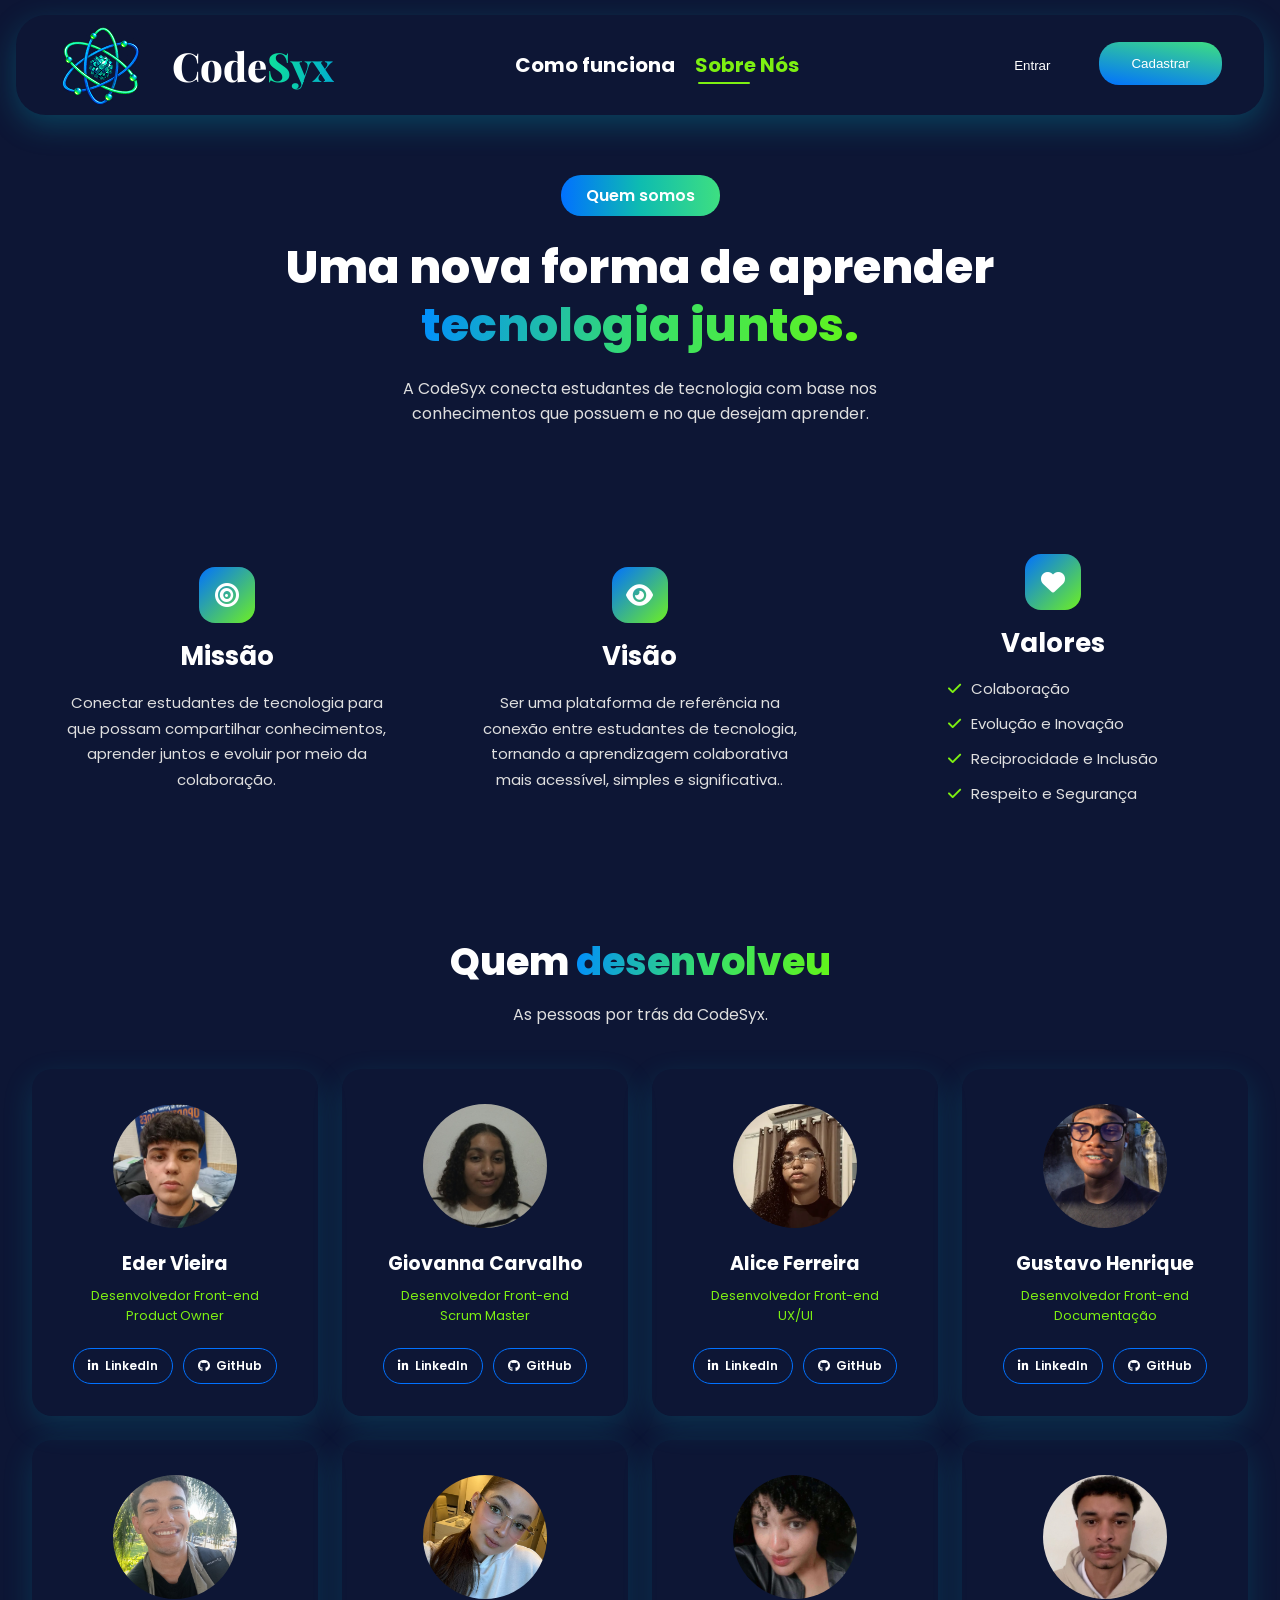
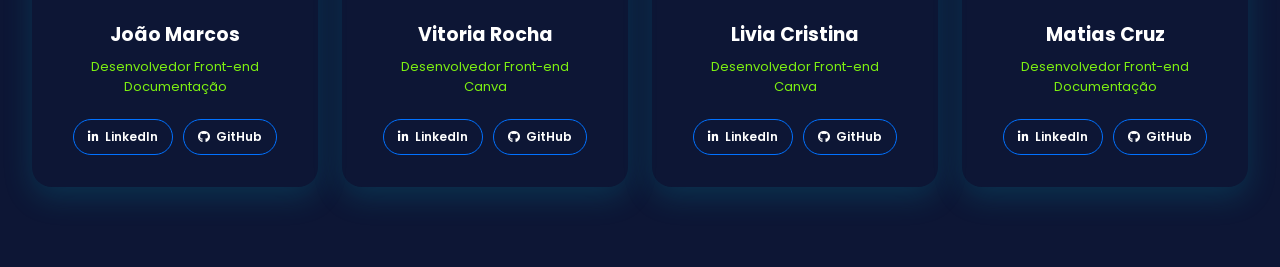
<file: pages/sobrenos.html>
<!DOCTYPE html>
<html lang="pt-br">

<head>
    <meta charset="UTF-8">
    <meta name="viewport" content="width=device-width, initial-scale=1.0">
    <link rel="stylesheet" href="https://cdnjs.cloudflare.com/ajax/libs/font-awesome/6.7.2/css/all.min.css">
    <link rel="icon" type="image/png" sizes="16x16" href="../assets/img/logoheader.png">
    <link rel="stylesheet" href="../assets/css/style.css">
    <title>CodeSyx - Sobre Nós</title>
</head>

<body>
     <header class="header-home">
    <input type="checkbox" id="menu-toggle" class="menu-toggle">

    <div class="nav-home-header">
        <div class="logo">
            <img src="../assets/img/logo.png" alt="Logo CodeSyx">
            <h2>Code<span>Syx</span></h2>
        </div>

        <label for="menu-toggle" class="hamburguer" aria-label="Abrir menu">
            <span></span>
            <span></span>
            <span></span>
        </label>

        <nav class="nav-home">
            <ul>
                <li><a href="../index.html">Como funciona</a></li>
                <li><a href="sobrenos.html" class="ativo">Sobre Nós</a></li>
            </ul>
        </nav>

        <div class="login">
            <a href="cadastro.html"><button class="btn login-entrar">Entrar</button></a>
            <a href="cadastro.html"><button class="btn cadastro">Cadastrar</button></a>
        </div>
    </div>
</header>
    <main class="sobre-main">
        <section class="sobre-hero">
            <span class="tag-toco-home">Quem somos</span>
            <h1>Uma nova forma de aprender<span class="detalhe-titulo-h1"> tecnologia juntos.</span></h1>
            <p>A CodeSyx conecta estudantes de tecnologia com base nos conhecimentos que possuem e no que desejam
                aprender.</p>
        </section>
        <section class="sobre-pilares">
            <div class="pilar-card">
                <i class="fa-solid fa-bullseye pilar-icone"></i>
                <h2>Missão</h2>
                <p>Conectar estudantes de tecnologia para que possam compartilhar conhecimentos, aprender juntos e
                    evoluir por meio da colaboração.</p>
            </div>
            <div class="pilar-card">
                <i class="fa-solid fa-eye pilar-icone"></i>
                <h2>Visão</h2>
                <p>Ser uma plataforma de referência na conexão entre estudantes de tecnologia, tornando a aprendizagem
                    colaborativa mais acessível, simples e significativa..</p>
            </div>
            <div class="pilar-card">
                <i class="fa-solid fa-heart pilar-icone"></i>
                <h2>Valores</h2>
                <ul class="pilar-valores">
                    <li><i class="fa-solid fa-check"></i> Colaboração</li>
                    <li><i class="fa-solid fa-check"></i> Evolução e Inovação</li>
                    <li><i class="fa-solid fa-check"></i> Reciprocidade e Inclusão</li>
                    <li><i class="fa-solid fa-check"></i> Respeito e Segurança</li>
                </ul>
            </div>
        </section>
        <section class="sobre-devs">
            <h2 class="devs-titulo">Quem <span class="detalhe-titulo-h1">desenvolveu</span></h2>
            <p class="devs-subtitulo">As pessoas por trás da CodeSyx.</p>
            <div class="devs-lista">
                <div class="dev-card">
                    <img class="dev-foto" src="../assets/img/Ederdev.png" alt="Foto de Nome Sobrenome">
                    <h3 class="dev-nome">Eder Vieira</h3>
                    <span class="dev-cargo">Desenvolvedor Front-end <br> Product Owner</span>
                    <div class="dev-links">
                        <a href="https://www.linkedin.com/in/eder-daniel-da-silva" target="_blank" rel="noopener"
                            class="dev-link"><i class="fa-brands fa-linkedin-in"></i> LinkedIn</a>
                        <a href="https://github.com/eder64ghjhj" target="_blank" rel="noopener" class="dev-link"><i
                                class="fa-brands fa-github"></i> GitHub</a>
                    </div>
                </div>
                <div class="dev-card">
                    <img class="dev-foto" src="../assets/img/giovannadev.png" alt="Foto de Nome Sobrenome">
                    <h3 class="dev-nome">Giovanna Carvalho</h3>
                    <span class="dev-cargo">Desenvolvedor Front-end <br> Scrum Master</span>
                    <div class="dev-links">
                        <a href="https://www.linkedin.com/in/giovannadscarvalho" target="_blank" rel="noopener"
                            class="dev-link"><i class="fa-brands fa-linkedin-in"></i> LinkedIn</a>
                        <a href="https://github.com/giovannacarvalho-frskznh" target="_blank" rel="noopener" class="dev-link"><i
                                class="fa-brands fa-github"></i> GitHub</a>
                    </div>
                </div>
                <div class="dev-card">
                    <img class="dev-foto" src="../assets/img/Alicedev.png" alt="Foto de Nome Sobrenome">
                    <h3 class="dev-nome">Alice Ferreira</h3>
                    <span class="dev-cargo">Desenvolvedor Front-end <br> UX/UI</span>
                    <div class="dev-links">
                        <a href="https://www.linkedin.com/in/alicefgalas" target="_blank" rel="noopener"
                            class="dev-link"><i class="fa-brands fa-linkedin-in"></i> LinkedIn</a>
                        <a href="https://github.com/usuario" target="_blank" rel="noopener" class="dev-link"><i
                                class="fa-brands fa-github"></i> GitHub</a>
                    </div>
                </div>

                <div class="dev-card">
                    <img class="dev-foto" src="../assets/img/Gustavodev.png" alt="Foto de Nome Sobrenome">
                    <h3 class="dev-nome">Gustavo Henrique</h3>
                    <span class="dev-cargo">Desenvolvedor Front-end <br> Documentação</span>
                    <div class="dev-links">
                        <a href="https://www.linkedin.com/in/gustavo-silva-b78262277" target="_blank" rel="noopener"
                            class="dev-link"><i class="fa-brands fa-linkedin-in"></i> LinkedIn</a>
                        <a href="https://github.com/Gustavo54312" target="_blank" rel="noopener"
                            class="dev-link"><i class="fa-brands fa-github"></i> GitHub</a>
                    </div>
                </div>
                <div class="dev-card">
                    <img class="dev-foto" src="../assets/img/Joaodev.png" alt="Foto de Nome Sobrenome">
                    <h3 class="dev-nome">João Marcos</h3>
                    <span class="dev-cargo">Desenvolvedor Front-end <br>Documentação</span>
                    <div class="dev-links">
                        <a href="https://www.linkedin.com/in/joão-marcos-gomes-de-melo-088215388" target="_blank"
                            rel="noopener" class="dev-link"><i class="fa-brands fa-linkedin-in"></i> LinkedIn</a>
                        <a href="https://github.com/joaomarcso" target="_blank" rel="noopener" class="dev-link"><i
                                class="fa-brands fa-github"></i> GitHub</a>
                    </div>
                </div>
                 <div class="dev-card">
                    <img class="dev-foto" src="../assets/img/Vitoriadev.png" alt="Foto de Nome Sobrenome">
                    <h3 class="dev-nome">Vitoria Rocha</h3>
                    <span class="dev-cargo">Desenvolvedor Front-end <br>Canva</span>
                    <div class="dev-links">
                        <a href="https://www.linkedin.com/in/vict%C3%B3ria-rocha-moreira-83b1a818b/" target="_blank"
                            rel="noopener" class="dev-link"><i class="fa-brands fa-linkedin-in"></i> LinkedIn</a>
                        <a href="https://github.com/victoriamoreira02" target="_blank" rel="noopener" class="dev-link"><i
                                class="fa-brands fa-github"></i> GitHub</a>
                    </div>
                </div>
                 <div class="dev-card">
                    <img class="dev-foto" src="../assets/img/liviadev.png" alt="Foto de Nome Sobrenome">
                    <h3 class="dev-nome">Livia Cristina</h3>
                    <span class="dev-cargo">Desenvolvedor Front-end <br>Canva</span>
                    <div class="dev-links">
                        <a href="https://www.linkedin.com/in/livia-cristina-b91214254" target="_blank"
                            rel="noopener" class="dev-link"><i class="fa-brands fa-linkedin-in"></i> LinkedIn</a>
                        <a href="https://github.com/mooncristina2002-code" target="_blank" rel="noopener" class="dev-link"><i
                                class="fa-brands fa-github"></i> GitHub</a>
                    </div>
                </div>
                 <div class="dev-card">
                    <img class="dev-foto" src="../assets/img/matiasdev.png" alt="Foto de Nome Sobrenome">
                    <h3 class="dev-nome">Matias Cruz</h3>
                    <span class="dev-cargo">Desenvolvedor Front-end <br>Documentação</span>
                    <div class="dev-links">
                        <a href="https://www.linkedin.com/in/matias-cruz-38a10623b" target="_blank"
                            rel="noopener" class="dev-link"><i class="fa-brands fa-linkedin-in"></i> LinkedIn</a>
                        <a href="https://github.com/matscruz" target="_blank" rel="noopener" class="dev-link"><i
                                class="fa-brands fa-github"></i> GitHub</a>
                    </div>
                </div>
            </div>
        </section>
    </main>
</body>

</html>
</file>
<file: assets/css/cadastro.css>
* {
  margin: 0;
  padding: 0;
  box-sizing: border-box;
}

:root {
  --azul-escuro: #0a1433;
  --sidebar-azul: #0b1738;
  --carta-azul: #12396e;

  --azul: #008cff;

  --verde: #6fcc39;
  --verde-claro: #00ff66;

  --branco: #ffffff;

  --texto: #e9edf7;
  --silenciado: #b7c0d4;
}

body {
  min-height: 100vh;
  background: var(--azul-escuro);
  color: var(--branco);
  font-family: "Poppins", sans-serif;
}

/* LOGIN, SENHA E CADASTRO */

.container-auth {
  position: relative;

  width: 1000px;
  height: 650px;

  margin: 40px auto;

  border-radius: 30px;
  overflow: hidden;

  background: var(--azul-escuro);
  box-shadow: 0 0 40px rgba(0, 140, 255, 0.25);
}

.card-auth,
.lado-mascote {
  transition: transform 0.8s ease;
}

.card-auth {
  position: absolute;

  top: 16px;
  bottom: 16px;
  left: 20px;
  width: calc(50% - 40px);
  padding: 24px 36px;
  display: flex;
  flex-direction: column;
  justify-content: center;
  border: 2px solid var(--azul);
  border-radius: 26px;

  background: var(--azul-escuro);
}

.card-auth .logo {
  display: flex;
  flex-direction: column;
  align-items: center;
  gap: 2px;

  margin-bottom: 10px;
}

.card-auth .logo img {
  width: 48px;
  height: auto;
}

.card-auth .logo h2 {
  font-family: Georgia, serif;
  font-size: 1.9rem;
}

.card-auth .logo span {
  color: #00dca8;
}

.subtitulo-auth {
  text-align: center;
  font-size: 0.9rem;
  font-weight: 700;
  margin: 8px 0 6px;
}

/* texto pequeno de apoio embaixo do título, usado nas telas de senha */
.texto-auxiliar {
  text-align: center;
  color: var(--silenciado);
  font-size: 0.78rem;
  line-height: 1.4;
  margin-bottom: 16px;
}

/* telas escondidas por padrão: login e cadastro já existiam,
   estas quatro são as novas do fluxo de "esqueci minha senha" */
.tela-login,
.tela-recuperar,
.tela-verificar,
.tela-definir-senha,
.tela-senha-redefinida {
  display: none;
}

/* classe que o JS liga em QUALQUER uma dessas telas pra mostrar ela */
.tela-visivel {
  display: block !important;
}

/* quando uma tela extra está ativa, login e cadastro ficam escondidos
   mesmo que o container esteja ou não com a classe "invertido" */
.container-auth.tela-extra-ativa .tela-login,
.container-auth.tela-extra-ativa .tela-cadastro {
  display: none !important;
}

.grupo-input {
  display: flex;
  flex-direction: column;
  gap: 4px;
  margin-bottom: 10px;
}

.grupo-input label {
  font-size: 0.75rem;
}

.grupo-input input,
.input-select {
  padding: 8px 12px;

  border: 1px solid var(--azul);
  border-radius: 8px;

  background: #1d2c52;
  color: var(--branco);

  font-family: "Poppins", sans-serif;
  font-size: 0.8rem;
}

.input-select option {
  background: #1d2c52;
}

.grupo-input input:focus,
.input-select:focus {
  outline: 2px solid var(--verde);
}

/* evita o fundo branco do autopreenchimento do navegador */
.grupo-input input:-webkit-autofill {
  -webkit-box-shadow: 0 0 0 100px #1d2c52 inset;
  -webkit-text-fill-color: #fff;
}

/* link "Esqueceu sua senha?" dentro do form de login */
.link-esqueceu {
  text-align: right;
  font-size: 0.75rem;
  margin: -4px 0 14px;
}

.link-esqueceu a {
  color: var(--verde);
  text-decoration: none;
}

.btn-primeiro {
  padding: 11px;

  border: 0;
  border-radius: 20px;

  background: linear-gradient(100deg, var(--verde), #00bfa5, var(--azul));
  color: var(--branco);

  font-family: "Poppins", sans-serif;
  font-weight: 700;

  cursor: pointer;
  margin-top: 6px;
}

.btn-primeiro:hover {
  filter: brightness(1.1);
}

.btn-full {
  width: 100%;
}

.link-alternativo {
  text-align: center;
  font-size: 0.75rem;
  margin-top: 12px;
}

.link-alternativo a {
  color: var(--verde);
  text-decoration: none;
}

.lado-mascote {
  position: absolute;

  top: 0;
  left: 50%;

  width: 50%;
  height: 100%;

  padding: 20px;

  display: flex;
  flex-direction: column;
  align-items: center;
  justify-content: center;
  text-align: center;

  background: var(--sidebar-azul);
}

.mascote {
  width: 75%;
  max-height: 390px;
  transition: transform 0.8s ease;
}

.frase {
  max-width: 340px;
  margin-top: 12px;
  font-size: 0.95rem;
  font-weight: 500;
}

/* login: o js liga a classe "invertido" e tudo troca de lado */

.container-auth.invertido .card-auth {
  transform: translateX(calc(100% + 40px));
}

.container-auth.invertido .lado-mascote {
  transform: translateX(-100%);
}

.container-auth.invertido .mascote {
  transform: scaleX(-1);
}

.container-auth.invertido .tela-login {
  display: block;
}

.container-auth.invertido .tela-cadastro {
  display: none;
}

/* abre direto numa tela sem animar (usado pelo js) */
.sem-animacao,
.sem-animacao * {
  transition: none !important;
}

/* Tablet */
@media (max-width: 1040px) {
  .container-auth {
    width: calc(100% - 32px);
  }
}

/* Celular */
  @media (max-width: 700px) {
  body {
    overflow-x: hidden;
    display: flex;
    align-items: center;
    justify-content: center;
    padding: 20px 0;
  }

  .container-auth {
    width: calc(100% - 24px);
    height: auto;
    margin: 0 auto;
    border-radius: 24px;
  }

  .lado-mascote {
    display: none;
  }
  
  .card-auth {
    position: static;
    width: 100%;
    padding: 32px 22px;
    border-radius: 24px;
  }

  /* Cancela o deslize da classe invertido */
  .container-auth.invertido .card-auth {
    transform: none;
  }

  .card-auth .logo img {
    width: 56px;
  }

  .card-auth .logo h2 {
    font-size: 2rem;
  }

  .subtitulo-auth {
    font-size: 1rem;
  }

  .texto-auxiliar {
    font-size: 0.85rem;
  }

  .grupo-input label {
    font-size: 0.85rem;
  }

  .grupo-input input,
  .input-select {
    padding: 12px 14px;
    font-size: 16px;
  }

  .link-esqueceu,
  .link-alternativo {
    font-size: 0.85rem;
  }

  .btn-primeiro {
    padding: 14px;
    font-size: 1rem;
  }
}

/* Celular pequeno */
@media (max-width: 380px) {
  .card-auth {
    padding: 26px 16px;
  }

  .card-auth .logo h2 {
    font-size: 1.7rem;
  }
}
</file>
<file: assets/css/inicial.css>
@import url('https://fonts.googleapis.com/css2?family=Playfair+Display:wght@400;500;600;700&family=Poppins:wght@400;500;600;700&display=swap');

:root {
  --azul-escuro: #0a1433;
  --sidebar-azul: #0b1738;
  --carta-azul: #12396e;
  --azul: #008cff;
  --verde: #6fcc39;
  --verde-claro: #00ff66;
  --branco: #ffffff;
  --texto: #e9edf7;
  --silenciado: #b7c0d4;
  --fonte-principal: "Poppins", Arial, sans-serif;
  --fonte-titulo: "Playfair Display", Georgia, serif;
}

* {
  margin: 0;
  padding: 0;
  box-sizing: border-box;
}

.dash-body {
  font-family: var(--fonte-principal);
  background: var(--azul-escuro);
  color: var(--texto);
}

.dash-body a {
  color: inherit;
  text-decoration: none;
}

.dash-body input {
  font-family: inherit;
}

.dash-topo {
  display: flex;
  align-items: center;
  justify-content: space-between;
  gap: 20px;
  padding: 5px 24px;
  background: var(--sidebar-azul);
  border-bottom: 1px solid var(--azul);
}

.logo {
    display: flex;
    align-items: center;
    gap: 15px;
}

.logo h2 {
    font-family: 'Playfair Display', serif;
    font-size: 35px;
    font-weight: 800;
}

.logo span {
    background: linear-gradient(90deg, #0FE19A, #01AECE);
    background-clip: text;
    -webkit-text-fill-color: transparent;
}

.logo img {
    width: 64px;
    height: 62px;
}

.dash-busca {
  flex: 1;
  max-width: 420px;
  display: flex;
  align-items: center;
  gap: 10px;
  padding: 10px 16px;
  border-radius: 8px;
  border: 1px solid var(--azul);
  background: var(--carta-azul);
  color: var(--silenciado);
}

.dash-busca-input {
  flex: 1;
  background: transparent;
  border: none;
  outline: none;
  color: var(--texto);
}

.dash-topo-direita,
.dash-topo-usuario {
  display: flex;
  align-items: center;
  gap: 14px;
}

.dash-topo-sino {
  font-size: 20px;
}

.dash-usuario-avatar img {
  width: 36px;
  height: 36px;
  border-radius: 50%;
  display: grid;
  place-items: center;
  
}

.dash-usuario-nome {
  display: block;
  font-weight: bold;
}

.dash-usuario-semestre {
  display: block;
  font-size: 11px;
  color: var(--silenciado);
}


.dash-layout {
  display: grid;
  grid-template-columns: 240px 1fr 300px;
  min-height: calc(100vh - 66px);
}

.dash-sidebar {
  background: var(--sidebar-azul);
  border-right: 1px solid var(--azul);
  padding: 20px 14px;
  display: flex;
  flex-direction: column;
  justify-content: space-between;
}

.dash-menu {
  margin-top: 40px;
  display: flex;
  flex-direction: column;
  gap: 8px;
}

.dash-menu-link {
  display: flex;
  align-items: center;
  gap: 12px;
  font-size: 14px;
  padding: 12px 14px;
  border-radius: 10px;
  color: var(--texto);
  cursor: pointer;
  white-space: nowrap;
}

.dash-menu-link i {
  width: 20px;
  text-align: center;
  color: var(--verde);
}

.dash-menu-link:hover {
  background: var(--carta-azul);
}

.dash-menu-link-ativo {
  background: var(--verde);
  color: var(--branco);
  font-weight: bold;
}

.dash-menu-link-ativo i {
  color: var(--branco);
}

.dash-sidebar-frase {
  padding: 14px;
  border: 1px solid var(--azul);
  border-radius: 12px;
  background: var(--carta-azul);
}

.dash-sidebar-frase-titulo {
  color: var(--verde);
  font-size: 18px;
  font-weight: bold;
  margin-bottom: 6px;
}

.dash-sidebar-frase-texto {
  font-size: 12px;
}

.dash-principal {
  padding: 20px;
  display: flex;
  flex-direction: column;
  gap: 24px;
}

.dash-hero {
  display: flex;
  align-items: center;
  justify-content: space-between;
  gap: 20px;
  padding: 30px;
  border-radius: 14px;
  background: url("../img/Fundo-tela-inicial.png");
  background-repeat: no-repeat;
  background-position: center;
  background-size: cover;
  border: 1px solid var(--azul);
}

.dash-hero-boasvindas {
  display: block;
  font-size: 11px;
  color: var(--verde-claro);
}

.dash-hero-titulo {
  font-size: 32px;
  font-weight: bold;
  margin-top: 6px;
}

.dash-hero-destaque {
  color: var(--verde);
}

.dash-hero-subtitulo {
  font-size: 26px;
  font-weight: bold;
  color: var(--verde);
}

.dash-hero-texto {
  max-width: 340px;
  margin: 12px 0 20px;
  font-size: 13px;
  color: var(--silenciado);
}

.dash-hero-botao {
  display: inline-block;
  padding: 12px 24px;
  border-radius: 10px;
  font-weight: bold;
  cursor: pointer;
  background: linear-gradient(90deg, var(--verde), var(--azul));
}

.dash-hero-mascote {
  width: 250px;
  height: 250px;
  flex-shrink: 0;
  background: url("../img/mascoteee.png") no-repeat center / contain;
}

.dash-recomendacoes-cabecalho {
  display: flex;
  align-items: center;
  justify-content: space-between;
  margin-bottom: 14px;
}

.dash-recomendacoes-titulo {
  font-size: 18px;
  font-weight: bold;
}

.dash-recomendacoes-titulo i {
  color: var(--azul);
  margin-right: 8px;
}

.dash-recomendacoes-link {
  color: var(--verde);
  font-size: 13px;
  cursor: pointer;
}

.dash-recomendacoes-lista {
  display: grid;
  grid-template-columns: repeat(4, 1fr);
  gap: 14px;
}

.dash-pessoa-card {
  background: var(--carta-azul);
  border: 1px solid var(--azul);
  border-radius: 12px;
  padding: 14px 10px;
  text-align: center;
}

.dash-pessoa-foto {
  width: 60px;
  height: 60px;
  margin: 0 auto 10px;
  border-radius: 8px;
 background-color: var(--azul);
  background-size: cover;
  background-position: center;
}

.dash-pessoa-foto-lucas {
  background-image: url("../img/lucasalmeida.png");
}

.dash-pessoa-foto-gabriel {
  background-image: url("../img/gabrielsantos.png");
}

.dash-pessoa-foto-ana {
  background-image: url("../img/anacosta.png");
}

.dash-pessoa-foto-gabriella {
  background-image: url("../img/gabriellaferreira.png");
}

.dash-pessoa-nome {
  font-size: 13px;
  font-weight: bold;
}

.dash-pessoa-info {
  font-size: 10px;
  color: var(--silenciado);
  margin: 4px 0 10px;
}

.dash-pessoa-info span {
  display: block;
}

.dash-pessoa-tags {
  display: flex;
  justify-content: center;
  flex-wrap: wrap;
  gap: 4px;
  margin-bottom: 12px;
}

.dash-tag {
  background: var(--verde);
  color: var(--branco);
  font-size: 9px;
  padding: 2px 8px;
  border-radius: 20px;
}

.dash-pessoa-botao {
  display: block;
  padding: 6px;
  border-radius: 20px;
   background: linear-gradient(90deg, var(--verde), var(--azul));
  color: var(--branco);
  font-size: 11px;
  font-weight: bold;
  cursor: pointer;
}

.dash-painel {
  background: var(--sidebar-azul);
  border-left: 1px solid var(--azul);
  padding: 20px 14px;
  display: flex;
  flex-direction: column;
  gap: 16px;
}

.dash-painel-caixa {
  background: var(--azul-escuro);
  border: 1px solid var(--azul);
  border-radius: 12px;
  padding: 16px;
}

.dash-painel-titulo {
  font-size: 16px;
  font-weight: bold;
  margin-bottom: 12px;
}

.dash-progresso-xp {
  display: flex;
  align-items: center;
  gap: 12px;
}

.dash-progresso-icone {
  width: 44px;
  height: 44px;
  border-radius: 50%;
  border: 3px solid var(--azul);
  color: var(--verde-claro);
  display: grid;
  place-items: center;
  font-weight: bold;
}

.dash-progresso-info {
  flex: 1;
}

.dash-progresso-valor {
  display: block;
  font-weight: bold;
}

.dash-progresso-barra {
  height: 8px;
  margin-top: 4px;
  border-radius: 10px;
  background: var(--sidebar-azul);
}

.dash-progresso-barra-cheia {
  width: 60%;
  height: 100%;
  border-radius: 10px;
  background: var(--verde-claro);
}

.dash-progresso-area-titulo {
  font-size: 12px;
  margin: 14px 0 6px;
}

.dash-progresso-area-tags {
  display: flex;
  flex-wrap: wrap;
  gap: 6px;
}

.dash-tag-area {
  border: 1px solid var(--azul);
  font-size: 11px;
  padding: 4px 12px;
  border-radius: 6px;
}

.dash-sos-cabecalho {
  display: flex;
  align-items: center;
  justify-content: space-between;
  margin-bottom: 14px;
}

.dash-sos-cabecalho .dash-painel-titulo {
  margin-bottom: 2px;
}

.dash-sos-subtitulo {
  display: block;
  font-size: 11px;
  color: var(--silenciado);
}

.dash-sos-status {
  font-size: 11px;
  margin-right: -8px;
  background: #03282C;
  padding: 6px 10px;
  border-radius: 10px;
}

.dash-sos-status i {
  color: var(--verde-claro);
  font-size: 8px;
  margin-right: 4px;
}

.dash-sos-duvida {
  background: var(--carta-azul);
  border-left: 4px solid var(--azul);
  border-radius: 8px;
  padding: 12px;
  display: flex;
  flex-direction: column;
  gap: 4px;
}

.dash-sos-materia {
  font-weight: bold;
}

.dash-sos-semestre {
  font-size: 11px;
  color: var(--silenciado);
}

.dash-sos-disponiveis {
  font-size: 9px;
  color: var(--verde-claro);
}

.dash-sos-botao {
  margin-top: 10px;
  padding: 5px;
  border-radius: 20px;
  background: var(--verde);
  color: var(--branco);
  font-weight: bold;
  text-align: center;
  font-size: 14px;
  cursor: pointer;
}

/* Esforço */
.dash-esforco {
  display: flex;
  align-items: center;
  gap: 12px;
}

.dash-esforco-icone {
  font-size: 40px;
  color: var(--verde-claro);
}

.dash-esforco-titulo {
  font-size: 16px;
  font-weight: bold;
  margin-bottom: 6px;
}

.dash-esforco-descricao {
  font-size: 11px;
  color: var(--silenciado);
}

.menu-dash,
.btn-menu-dash,
.fundo-menu-dash {
  display: none;
}

@media (max-width: 1000px) {
  body {
    overflow-x: hidden;
  }

  .dash-topo {
    flex-wrap: wrap;
    justify-content: flex-start;
    gap: 12px;
    padding: 8px 16px;
  }

  .logo {
    gap: 10px;
  }

  .logo h2 {
    font-size: 26px;
  }

  .logo img {
    width: 46px;
    height: 44px;
  }

  .dash-busca {
    order: 3;
    flex-basis: 100%;
    max-width: 100%;
  }

  .dash-topo-direita {
    margin-left: auto;
  }

  .dash-usuario-dados,
  .dash-topo-usuario .fa-chevron-down {
    display: none;
  }

  .btn-menu-dash {
    position: relative;
    z-index: 1001;
    width: 44px;
    height: 44px;
    display: flex;
    flex-direction: column;
    align-items: center;
    justify-content: center;
    gap: 6px;
    border: 1px solid var(--azul);
    border-radius: 12px;
    background: var(--sidebar-azul);
    cursor: pointer;
  }

  .btn-menu-dash span {
    display: block;
    width: 22px;
    height: 3px;
    border-radius: 10px;
    background: var(--verde);
    transition: 0.3s ease;
  }

  .menu-dash:checked ~ .dash-topo .btn-menu-dash span:nth-child(1) {
    transform: translateY(9px) rotate(45deg);
  }

  .menu-dash:checked ~ .dash-topo .btn-menu-dash span:nth-child(2) {
    opacity: 0;
  }

  .menu-dash:checked ~ .dash-topo .btn-menu-dash span:nth-child(3) {
    transform: translateY(-9px) rotate(-45deg);
  }

  .dash-layout {
    grid-template-columns: 1fr;
  }

  .dash-sidebar {
    position: fixed;
    top: 0;
    left: 0;
    z-index: 1000;
    width: 260px;
    max-width: 80%;
    height: 100%;
    overflow-y: auto;
    padding-top: 80px;
    transform: translateX(-100%);
    transition: transform 0.4s ease;
  }

  .dash-menu {
    margin-top: 0;
  }

  .fundo-menu-dash {
    display: block;
    position: fixed;
    inset: 0;
    z-index: 999;
    background: rgba(0, 0, 0, 0.6);
    opacity: 0;
    pointer-events: none;
    transition: opacity 0.4s ease;
  }

  .menu-dash:checked ~ .dash-layout .dash-sidebar {
    transform: translateX(0);
  }

  .menu-dash:checked ~ .fundo-menu-dash {
    opacity: 1;
    pointer-events: auto;
  }

  .dash-principal {
    padding: 16px;
  }

  .dash-hero {
    padding: 22px 18px;
  }

  .dash-hero-titulo {
    font-size: 24px;
  }

  .dash-hero-subtitulo {
    font-size: 20px;
  }

  .dash-hero-texto {
    max-width: 100%;
  }

  .dash-hero-mascote {
    display: none;
  }

  .dash-recomendacoes-lista {
    grid-template-columns: repeat(2, 1fr);
  }

  .dash-painel {
    border-left: none;
    border-top: 1px solid var(--azul);
    padding: 16px;
  }
}

@media (max-width: 480px) {
  .dash-recomendacoes-lista {
    grid-template-columns: 1fr;
  }

  .dash-hero-botao {
    display: block;
    text-align: center;
  }
}
</file>
<file: assets/css/conversas.css>
:root {
  --topo-altura: 73px;

  --chat-fundo: #0d1a3d;
  --balao-recebido: #1b2e63;
}

.dash-layout-duas-colunas {
  grid-template-columns: 240px 1fr;
}

.conversas-principal {
  min-width: 0;
  padding: 24px;
}

.conversas-container {
  height: calc(100vh - var(--topo-altura) - 48px);
  min-height: 520px;
  display: grid;
  grid-template-columns: 310px minmax(0, 1fr);
  grid-template-rows: minmax(0, 1fr);
  gap: 18px;
}

.conversas-lista {
  padding: 20px 14px;

  display: flex;
  flex-direction: column;
  gap: 8px;
  border: 1px solid var(--azul);
  border-radius: 18px;
  background: var(--sidebar-azul);
  overflow-y: auto;
}

.conversas-titulo {
  margin: 0 8px 12px;
  display: flex;
  align-items: center;
  gap: 10px;
  font-size: 18px;
  font-weight: 700;
}

.conversas-titulo i {
  color: var(--azul);
}

.conversa-item {
  width: 100%;
  padding: 12px;
  display: flex;
  align-items: center;
  gap: 12px;
  border: 1px solid transparent;
  border-left: 4px solid transparent;
  border-radius: 14px;
  background: transparent;
  color: var(--branco);
  text-align: left;
  font-family: inherit;
  cursor: pointer;
  transition: background 0.2s, border-color 0.2s;
}

.conversa-item:hover {
  background: var(--chat-fundo);
}

.conversa-item.active {
  border-color: var(--azul);
  border-left-color: var(--verde);
  background: var(--carta-azul);
}

.conversa-foto {
  position: relative;
  flex-shrink: 0;
}

.conversa-avatar {
  width: 50px;
  height: 50px;
  display: block;
  border: 2px solid var(--azul);
  border-radius: 50%;
  object-fit: cover;
}

.conversa-item.active .conversa-avatar {
  border-color: var(--verde);
}

.conversa-online {
  position: absolute;
  right: 0;
  bottom: 1px;
  width: 12px;
  height: 12px;
  border: 2px solid var(--sidebar-azul);
  border-radius: 50%;
  background: var(--verde-claro);
}

.conversa-item.active .conversa-online {
  border-color: var(--carta-azul);
}

.conversa-info {
  flex: 1;
  min-width: 0;
}

.conversa-nome {
  font-size: 15px;
  font-weight: 600;
}

.conversa-curso {
  margin-top: 1px;
  color: var(--silenciado);
  font-size: 12px;
}

.conversa-previa {
  margin-top: 4px;
  color: var(--verde);
  font-size: 11px;
  white-space: nowrap;
  overflow: hidden;
  text-overflow: ellipsis;
}

.chat-area {
  position: relative;
  min-width: 0;
  min-height: 0;
  display: flex;
  flex-direction: column;
  border: 1px solid var(--azul);
  border-radius: 18px;
  background: var(--sidebar-azul);
  box-shadow: 0 0 24px rgba(0, 140, 255, 0.15);
  overflow: hidden;
}

.chat-header {
  padding: 14px 22px;
  display: flex;
  align-items: center;
  gap: 14px;
  flex-shrink: 0;
  border-bottom: 1px solid var(--azul);
  background: linear-gradient(90deg, var(--carta-azul), var(--chat-fundo));
}

.chat-avatar {
  width: 54px;
  height: 54px;
  border: 2px solid var(--verde);
  border-radius: 50%;
  box-shadow: 0 0 12px rgba(111, 204, 57, 0.45);
  object-fit: cover;
}

.chat-user-info h2 {
  font-size: 18px;
  font-weight: 700;
}

.chat-user-info p {
  margin-top: 2px;
  display: flex;
  align-items: center;
  gap: 7px;
  color: var(--silenciado);
  font-size: 12px;
}

.status-online {
  width: 9px;
  height: 9px;
  display: inline-block;
  border-radius: 50%;
  background: var(--verde-claro);
  box-shadow: 0 0 8px var(--verde-claro);
}

#chat-status.digitando {
  color: var(--verde-claro);
}

.chat-limpar {
  margin-left: auto;
  padding: 8px 14px;
  display: flex;
  align-items: center;
  gap: 8px;
  border: 1px solid var(--azul);
  border-radius: 8px;
  background: transparent;
  color: var(--silenciado);
  font-family: inherit;
  font-size: 12px;
  cursor: pointer;
  transition: border-color 0.2s, color 0.2s;
}

.chat-limpar:hover {
  border-color: #ff5d5d;
  color: #ff8a8a;
}

.chat-mensagens {
  position: relative;
  z-index: 2;
  flex: 1;
  min-height: 0;
  padding: 22px 180px 22px 22px;
  display: flex;
  flex-direction: column;
  gap: 12px;
  background:
    radial-gradient(circle at 85% 15%, rgba(0, 140, 255, 0.1), transparent 45%),
    radial-gradient(circle at 10% 90%, rgba(111, 204, 57, 0.07), transparent 40%),
    var(--sidebar-azul);
  overflow-y: auto;
}

.mensagem {
  max-width: 70%;
  padding: 10px 16px;
  font-size: 14px;
  line-height: 1.5;
  word-break: break-word;
}

/* Resposta da outra pessoa: lado esquerdo */
.mensagem-recebida {
  align-self: flex-start;
  border: 1px solid var(--azul);
  border-radius: 16px 16px 16px 4px;
  background: var(--balao-recebido);
  color: var(--texto);
}

/* Mensagem que você envia: lado direito
   (o script.js usa a classe mensagem-propria) */
.mensagem-propria,
.mensagem-enviada {
  align-self: flex-end;
  border-radius: 16px 16px 4px 16px;
  background: linear-gradient(100deg, var(--verde), #00bfa5);
  box-shadow: 0 4px 14px rgba(0, 191, 165, 0.25);
  color: #062a12;
  font-weight: 500;
}

.mensagem-hora {
  display: block;
  margin-top: 4px;
  font-size: 10px;
  text-align: right;
  opacity: 0.7;
}

.chat-vazio {
  margin: auto;
  padding: 18px 26px;
  border: 1px dashed var(--azul);
  border-radius: 14px;
  background: rgba(18, 57, 110, 0.35);
  color: var(--silenciado);
  font-size: 14px;
  text-align: center;
}

.chat-mensagens::-webkit-scrollbar,
.conversas-lista::-webkit-scrollbar {
  width: 6px;
}

.chat-mensagens::-webkit-scrollbar-thumb,
.conversas-lista::-webkit-scrollbar-thumb {
  background: var(--carta-azul);
  border-radius: 10px;
}

.chat-form {
  position: relative;
  z-index: 2;
  flex-shrink: 0;
  padding: 16px 22px;
  display: flex;
  align-items: center;
  gap: 12px;
  border-top: 1px solid var(--azul);
  background: var(--chat-fundo);
}

.chat-input {
  flex: 1;
  height: 48px;
  padding: 0 22px;
  border: 1px solid var(--azul);
  border-radius: 24px;
  background: var(--azul-escuro);
  color: var(--branco);
  font-family: inherit;
  font-size: 14px;
  outline: none;
  transition: border-color 0.2s, box-shadow 0.2s;
}

.chat-input::placeholder {
  color: var(--silenciado);
}

.chat-input:focus {
  border-color: var(--verde);
  box-shadow: 0 0 0 3px rgba(111, 204, 57, 0.2);
}

.chat-send-button {
  width: 48px;
  height: 48px;
  flex-shrink: 0;
  border: 0;
  border-radius: 50%;
  background: linear-gradient(100deg, var(--verde), var(--azul));
  box-shadow: 0 0 14px rgba(0, 140, 255, 0.4);
  color: var(--branco);
  font-size: 17px;

  cursor: pointer;
  transition: filter 0.2s, transform 0.1s;
}

.chat-send-button:hover {
  filter: brightness(1.1);
}

.chat-send-button:active {
  transform: scale(0.94);
}

.chat-mascote {
  position: absolute;
  z-index: 3;
  right: 18px;
  bottom: 82px;
  width: 150px;
  filter: drop-shadow(0 0 14px rgba(0, 140, 255, 0.55));
  pointer-events: none;
}

@media (max-width: 1200px) {
  .conversas-container {
    grid-template-columns: 270px minmax(0, 1fr);
  }
}

@media (max-width: 1000px) {
  .dash-layout-duas-colunas {
    grid-template-columns: 1fr;
  }

  .conversas-principal {
    padding: 16px;
  }

  .conversas-container {
    height: auto;
    min-height: 0;
    grid-template-columns: 1fr;
    grid-template-rows: auto;
    gap: 14px;
  }

  .conversas-lista {
    padding: 12px;
    flex-direction: row;
    overflow-x: auto;
    overflow-y: hidden;
  }

  .conversas-titulo {
    display: none;
  }

  .conversa-item {
    width: auto;
    min-width: 230px;
    flex-shrink: 0;
  }

  .chat-area {
    height: 70vh;
    min-height: 460px;
  }

  .chat-header {
    padding: 12px 16px;
  }

  .chat-avatar {
    width: 46px;
    height: 46px;
  }

  .chat-mensagens {
    padding: 16px;
  }

  .chat-form {
    padding: 12px 16px;
  }

  .chat-mascote {
    display: none;
  }
}

@media (max-width: 550px) {
  .conversas-principal {
    padding: 12px;
  }

  .conversa-item {
    min-width: 200px;
  }

  .mensagem {
    max-width: 85%;
  }

  .chat-user-info h2 {
    font-size: 16px;
  }

  .chat-limpar {
    font-size: 0;
    gap: 0;
    padding: 8px 10px;
  }

  .chat-limpar i {
    font-size: 14px;
  }

  .chat-input {
    height: 44px;
    padding: 0 16px;
    font-size: 16px;
  }

  .chat-send-button {
    width: 44px;
    height: 44px;
  }
}
</file>
<file: assets/css/encontrar_pessoas.css>
:root {
  --hero-fundo-1: #0b3a45;
  --hero-fundo-2: #0d5a58;
  --hero-borda: #19d3a1;
  --linha-fundo: #2c3a80;
  --linha-borda: #b4bde8;
  --tag-verde: #10CA59;
}

.dash-layout-duas-colunas {
  grid-template-columns: 220px 1fr;
}

.pessoas-principal {
  padding: 32px 40px;
  gap: 28px;
}

.hero-pessoas {
  background: linear-gradient(90deg, var(--hero-fundo-1) 0%, var(--hero-fundo-2) 100%);
  border: 1px solid var(--hero-borda);
  border-radius: 12px;
  padding: 30px 40px;
  display: flex;
  align-items: center;
  justify-content: space-between;
  position: relative;
  box-shadow: 0 0 20px rgba(25, 211, 161, 0.2);
}

.hero-pessoas-texto h1 {
  font-size: 32px;
  font-weight: 700;
  color: var(--branco);
  margin-bottom: 8px;
}

.hero-pessoas-texto h1 span {
  color: var(--verde-claro);
}

.hero-pessoas-texto p {
  max-width: 340px;
  font-size: 14px;
  color: var(--texto);
}

.hero-pessoas-mascote {
  height: 186px;
  object-fit: contain;
  position: absolute;
  right: 220px;
  bottom: 0;
}

.hero-pessoas-tags {
  display: flex;
  flex-direction: column;
  align-items: flex-start;
  gap: 8px;
  z-index: 2;
}

.hero-pessoas-tags .tag-linguagem:nth-child(1) {
  margin-left: -22px;
}

.hero-pessoas-tags .tag-linguagem:nth-child(2) {
  margin-left: 2px;
}

.hero-pessoas-tags .tag-linguagem:nth-child(3) {
 margin-left: 29px;
}

.tag-linguagem {
  background-color: var(--sidebar-azul);
  border: 1px solid var(--azul);
  border-radius: 20px;
  padding: 6px 16px;
  font-size: 13px;
  font-weight: 600;
  color: var(--branco);
  display: flex;
  align-items: center;
  gap: 8px;
}

.tag-linguagem img {
  width: 16px;
  height: 16px;
}

.filtros-pessoas {
  background-color: var(--carta-azul);
  border: 1px solid var(--azul);
  border-radius: 12px;
  padding: 16px 24px;
  display: grid;
  grid-template-columns: repeat(4, minmax(0, 1fr)) auto;
  gap: 16px;
  align-items: center;
}


.filtro-campo {
  display: flex;
  flex-direction: column;
  gap: 2px;

  padding: 6px 14px;

  background-color: var(--azul-escuro);
  border: 1.5px solid var(--verde);
  border-radius: 10px;
}

.filtro-campo label {
  font-size: 11px;
  color: var(--branco);
  font-weight: 600;
}

.filtro-campo select {
  background: transparent;
  border: none;
  padding: 0;
  color: var(--branco);
  font-family: inherit;
  font-size: 13px;
  outline: none;
  cursor: pointer;
}

.filtro-campo select option {
  background-color: var(--azul-escuro);
  color: var(--branco);
}

.filtro-campo:hover,
.filtro-campo:focus-within {
  border-color: var(--verde-claro);
}

.btn-limpar-filtros {
  background-color: var(--verde);
  color: var(--branco);
  border: none;
  border-radius: 8px;
  padding: 12px 28px;
  font-family: inherit;
  font-size: 14px;
  font-weight: 600;
  cursor: pointer;
  transition: filter 0.2s, transform 0.1s;
  align-self: center;
}

.btn-limpar-filtros:hover {
  filter: brightness(1.1);
}

.btn-limpar-filtros:active {
  transform: scale(0.98);
}

.pessoas-resultado {
  display: flex;
  flex-direction: column;
  gap: 16px;
}

.pessoas-resultado-titulo {
  display: flex;
  align-items: center;
  gap: 16px;
}

.pessoas-resultado-titulo h2 {
  font-size: 24px;
  font-weight: 700;
  color: var(--silenciado);
}

.pessoas-resultado-titulo h2 span {
  color: var(--azul);
}

.pessoas-resultado-contagem {
  display: flex;
  align-items: center;
  gap: 8px;
  font-size: 13px;
  color: var(--verde-claro);
  font-weight: 600;
}

.bolinha-status {
  width: 10px;
  height: 10px;
  background-color: var(--verde-claro);
  border-radius: 50%;
  box-shadow: 0 0 8px var(--verde-claro);
}

.pessoas-vazio {
  padding: 24px;
  text-align: center;
  color: var(--silenciado);
  font-size: 14px;
}

.pessoas-vazio[hidden] {
  display: none;
}

.pessoas-lista {
  list-style: none;
  display: flex;
  flex-direction: column;
  gap: 16px;
}

.pessoa-linha {
  background-color: var(--linha-fundo);
  border: 1px solid var(--linha-borda);
  border-radius: 8px;
  overflow: hidden;

  display: grid;
  grid-template-columns: 230px 1.2fr 1.2fr 160px 140px;
  align-items: stretch;
  gap: 0;

  transition: box-shadow 0.2s;
}

.pessoa-linha[hidden] {
  display: none;
}

.pessoa-linha:hover {
  box-shadow: 0 0 15px rgba(180, 189, 232, 0.35);
}

.pessoa-perfil {
  display: flex;
  align-items: center;
  gap: 14px;
  padding: 14px 18px;
}

.pessoa-perfil > div {
  flex: 1;
  text-align: center;
}

.pessoa-foto {
  width: 52px;
  height: 62px;
  border-radius: 4px;
  object-fit: cover;
  border: 1px solid var(--linha-borda);
}

.pessoa-perfil h3 {
  font-size: 13px;
  font-weight: 600;
  color: var(--branco);
  margin-bottom: 2px;
}

.pessoa-perfil p {
  font-size: 12px;
  color: var(--texto);
}

.pessoa-coluna,
.pessoa-compatibilidade {
  padding: 14px 16px;
  border-left: 1px solid var(--linha-borda);

  display: flex;
  flex-direction: column;
  justify-content: center;
  align-items: center;
  gap: 8px;
}

.pessoa-compatibilidade {
  border-right: 1px solid var(--linha-borda);
}

.pessoa-coluna-titulo {
  font-size: 13px;
  color: var(--branco);
  font-weight: 600;
}

.pessoa-tags {
  display: flex;
  flex-wrap: wrap;
  justify-content: center;
  gap: 6px;
}

.pessoa-tags span {
  background-color: var(--tag-verde);
  color: var(--branco);
  padding: 4px 14px;
  border-radius: 20px;
  font-size: 11px;
  font-weight: 600;
}

.compatibilidade-barra {
  width: 60px;
  height: 8px;
  background-color: var(--azul-escuro);
  border-radius: 4px;
  overflow: hidden;
  border: 1px solid var(--linha-borda);
}

.compatibilidade-preenchimento {
  height: 100%;
  background: linear-gradient(90deg, var(--verde-claro), var(--verde));
  border-radius: 4px;
}

.pessoa-compatibilidade p {
  display: flex;
  flex-direction: column;
  align-items: center;
  line-height: 1.3;
}

.pessoa-compatibilidade strong {
  font-size: 12px;
  color: var(--verde-claro);
}

.pessoa-compatibilidade span {
  font-size: 10px;
  color: var(--branco);
  font-weight: 500;
}

.btn-ver-perfil {
  align-self: center;
  margin: 0 16px;
  background-color: var(--verde);
  color: var(--branco);
  border: 1px solid #a8e87c;
  border-radius: 6px;
  padding: 8px 12px;
  font-family: inherit;
  font-size: 12px;
  font-weight: 600;
  cursor: pointer;
  transition: filter 0.2s, transform 0.1s;
}

.btn-ver-perfil:hover {
  filter: brightness(1.1);
}

.btn-ver-perfil:active {
  transform: scale(0.98);
}

.modal-overlay {
  position: fixed;
  inset: 0;
  z-index: 100;
  display: flex;
  align-items: center;
  justify-content: center;
  padding: 20px;
  background: rgba(5, 10, 28, 0.75);
}

.modal-overlay[hidden],
.modal-conexao[hidden] {
  display: none;
}

.modal-conexao {
  position: relative;
  width: 100%;
  max-width: 660px;
  padding: 28px;
  border: 2px solid var(--azul);
  border-radius: 18px;
  background: var(--azul-escuro);
  box-shadow: 0 0 30px rgba(0, 140, 255, 0.5);
}

.modal-fechar {
  position: absolute;
  top: 12px;
  right: 14px;
  border: 0;
  background: transparent;
  color: var(--silenciado);
  font-size: 18px;

  cursor: pointer;
}

.modal-fechar:hover {
  color: var(--branco);
}

.modal-topo {
  display: flex;
  align-items: center;
  gap: 18px;
  padding-bottom: 20px;
  border-bottom: 2px solid var(--verde);
}

.modal-avatar {
  width: 86px;
  height: 100px;
  flex-shrink: 0;
  border: 2px solid var(--branco);
  border-radius: 6px;
  object-fit: cover;
}

.modal-pessoa h2 {
  font-size: 22px;
}

.modal-pessoa p {
  margin-top: 2px;
  color: var(--texto);
  font-size: 14px;
}

.modal-online {
  margin-top: 6px;
  display: flex;
  align-items: center;
  gap: 6px;
  font-size: 11px;
}

.modal-online i {
  width: 10px;
  height: 10px;
  border-radius: 50%;
  background: var(--verde-claro);
  box-shadow: 0 0 6px var(--verde-claro);
}

.modal-sobre {
  flex: 1;
  text-align: center;
}

.modal-sobre h3 {
  font-size: 18px;
}

.modal-sobre p {
  margin-top: 6px;
  color: var(--silenciado);
  font-size: 10px;
  line-height: 1.5;
}

.modal-troca {
  margin-top: 24px;
  display: grid;
  grid-template-columns: 1fr 140px 1fr;
  align-items: center;
  gap: 12px;
}

.modal-caixa {
  padding: 16px 12px;
  border: 2px solid var(--azul);
  border-radius: 14px;
  background: var(--sidebar-azul);
  box-shadow: 0 0 14px rgba(0, 140, 255, 0.45);
  text-align: center;
}

.modal-caixa-verde {
  border-color: var(--verde);
  box-shadow: 0 0 14px rgba(111, 204, 57, 0.6);
}

.modal-caixa h3 {
  font-size: 13px;
  padding-bottom: 8px;
  border-bottom: 2px solid var(--azul);
}

.modal-caixa-verde h3 {
  border-bottom-color: var(--verde);
}

.modal-techs {
  margin-top: 12px;
  display: flex;
  flex-wrap: wrap;
  justify-content: center;
  gap: 12px;
}

.modal-techs span {
  display: flex;
  flex-direction: column;
  align-items: center;
  gap: 4px;
  min-width: 44px;
  font-size: 11px;
  font-weight: 600;
}

.modal-techs img {
  width: 28px;
  height: 28px;
  object-fit: contain;
}

.modal-mascote {
  width: 100%;
  max-height: 150px;
  object-fit: contain;
}

.modal-botao {
  display: block;
  width: 100%;
  max-width: 260px;
  height: 40px;
  margin: 22px auto 0;
  border: 0;
  border-radius: 8px;
  background: linear-gradient(90deg, var(--verde), var(--azul));
  color: var(--branco);
  box-shadow: 0 0 14px rgba(0, 140, 255, 0.4);
  font-family: inherit;
  font-size: 13px;
  font-weight: 600;
  text-align: center;
  text-decoration: none;
  line-height: 40px;
  cursor: pointer;
}

.modal-botao:hover {
  filter: brightness(1.1);
}

.modal-sucesso {
  max-width: 520px;
  text-align: center;
}

.modal-check {
  width: 90px;
  height: 90px;
  margin: 0 auto 16px;
  display: flex;
  align-items: center;
  justify-content: center;
  border-radius: 50%;
  background: radial-gradient(circle at 30% 30%, #8cff5a, #2bb52b);
  box-shadow: 0 0 30px rgba(0, 255, 102, 0.55);
  color: var(--branco);
  font-size: 44px;
}

.modal-sucesso h2 {
  font-size: 22px;
}

.modal-sucesso h2 span {
  color: var(--verde-claro);
}

.modal-sucesso > p {
  margin-top: 6px;
  color: var(--silenciado);
  font-size: 13px;
}

.sucesso-pessoas {
  position: relative;
  margin-top: 22px;
  display: flex;
  align-items: flex-start;
  justify-content: space-between;
  gap: 12px;
}


.sucesso-pessoas::before {
  content: "";
  position: absolute;
  top: 45px;
  left: 90px;
  right: 90px;
  height: 2px;
  background: linear-gradient(90deg, var(--verde), transparent 35%, transparent 65%, var(--verde));
}

.sucesso-pessoa {
  position: relative;
  display: flex;
  flex-direction: column;
  align-items: center;
  gap: 8px;
  font-size: 13px;
  font-weight: 600;
}

.sucesso-pessoa img {
  width: 90px;
  height: 90px;
  border: 2px solid var(--branco);
  border-radius: 8px;
  object-fit: cover;
}

.sucesso-atomo {
  position: relative;
  width: 110px;
  height: 110px;
  margin-top: -10px;
  object-fit: contain;
}

.sucesso-sugestao {
  margin-top: 20px;
  padding: 8px 12px;

  border: 1px solid var(--azul);
  border-radius: 8px;

  background: var(--sidebar-azul);
  color: var(--silenciado);
  font-size: 11px;
}

@media (max-width: 1000px) {
  .dash-layout-duas-colunas {
    grid-template-columns: 1fr;
  }

  .pessoas-principal {
    padding: 16px;
    gap: 20px;
  }

  /* Hero */
  .hero-pessoas {
    padding: 22px 18px;
  }

  .hero-pessoas-texto h1 {
    font-size: 26px;
  }

  .hero-pessoas-texto p {
    max-width: 100%;
  }

  .hero-pessoas-mascote,
  .hero-pessoas-tags {
    display: none;
  }

  /* Filtros */
  .filtros-pessoas {
    grid-template-columns: repeat(2, minmax(0, 1fr));
    padding: 16px;
  }

  .btn-limpar-filtros {
    grid-column: 1 / -1;
    width: 100%;
  }

  /* Lista de pessoas */
  .pessoas-resultado-titulo {
    flex-wrap: wrap;
    gap: 8px;
  }

  .pessoas-resultado-titulo h2 {
    font-size: 20px;
  }

  .pessoa-linha {
    grid-template-columns: 1fr;
  }

  .pessoa-coluna,
  .pessoa-compatibilidade {
    border-left: none;
    border-right: none;
    border-top: 1px solid var(--linha-borda);
  }

  .btn-ver-perfil {
    margin: 12px 16px;
    padding: 12px;
  }
}

@media (max-width: 650px) {
  .filtros-pessoas {
    grid-template-columns: 1fr;
  }

  /* Pop-up com rolagem se for maior que a tela */
  .modal-overlay {
    padding: 12px;
  }

  .modal-conexao {
    max-height: 90vh;
    overflow-y: auto;
    padding: 24px 16px;
  }

  .modal-topo {
    flex-direction: column;
    text-align: center;
  }

  .modal-online {
    justify-content: center;
  }

  .modal-sobre p {
    font-size: 12px;
  }

  .modal-troca {
    grid-template-columns: 1fr;
  }

  .modal-mascote {
    display: none;
  }

  .modal-botao {
    max-width: 100%;
  }

  /* Conexão realizada */
  .sucesso-pessoas::before {
    display: none;
  }

  .sucesso-pessoa img {
    width: 70px;
    height: 70px;
  }

  .sucesso-atomo {
    width: 70px;
    height: 70px;
    margin-top: 0;
  }
}
</file>
<file: assets/css/perfil.css>
.dash-layout-duas-colunas {
  grid-template-columns: 240px minmax(0, 1fr);
}

.perfil-principal {
  min-width: 0;
  max-width: 100%;
  padding: 28px 32px;
  gap: 32px;
}

.perfil-topo {
  min-width: 0;
  height: auto;
  display: flex;
  align-items: center;
  gap: 28px;
  padding: 22px 32px;
  border: 1px solid var(--azul);
  border-radius: 10px;
  background: linear-gradient(90deg, #0c2a5c, var(--carta-azul));
  box-shadow: 0 0 20px rgba(0, 140, 255, 0.2);
}

.perfil-foto {
  width: 110px;
  height: 110px;
  flex-shrink: 0;
  border: 3px solid var(--branco);
  border-radius: 50%;
  object-fit: cover;
}

.perfil-topo-dados {
  flex: 1;
  min-width: 0;
  padding-left: 20px;
}

.perfil-nome {
  font-size: 28px;
  font-weight: 700;
  overflow-wrap: anywhere;
}

.perfil-semestre {
  margin-top: 4px;
  color: var(--silenciado);
  font-size: 12px;
}

.perfil-topo-botoes {
  display: flex;
  flex-wrap: wrap;
  align-items: center;
  justify-content: center;
  gap: 12px;
}

.perfil-botao-foto,
.perfil-botao-editar {
  padding: 9px 20px;
  display: flex;
  align-items: center;
  justify-content: center;
  gap: 8px;
  border-radius: 8px;
  color: var(--branco);
  font-family: inherit;
  font-size: 13px;
  font-weight: 600;
  cursor: pointer;
  transition: filter 0.2s, transform 0.1s;
}

.perfil-botao-foto {
  border: 1px solid var(--verde);
  background: var(--verde);
}

.perfil-botao-editar {
  border: 1px solid var(--azul);
  background: var(--sidebar-azul);
}

.perfil-botao-foto:hover,
.perfil-botao-editar:hover {
  filter: brightness(1.15);
}

.perfil-botao-foto:active,
.perfil-botao-editar:active {
  transform: scale(0.97);
}

.perfil-cards {
  width: 100%;
  max-width: 900px;
  margin: 0 auto;
  display: grid;
  grid-template-columns: repeat(2, minmax(0, 1fr));
  gap: 28px 80px;
}

.perfil-card {
  min-width: 0;
  padding: 20px 22px;
  min-height: 210px;
  border: 1px solid var(--azul);
  border-radius: 8px;
  background: linear-gradient(160deg, var(--carta-azul), #0c2a5c);
}

.perfil-card-topo {
  display: flex;
  align-items: center;
  gap: 10px;
}

.perfil-card-topo > i {
  font-size: 20px;
}

.perfil-card-topo h2 {
  min-width: 0;
  font-size: 17px;
  font-weight: 700;
}

.perfil-card-editar {
  margin-left: auto;
  flex-shrink: 0;
  display: flex;
  align-items: center;
  gap: 5px;
  border: none;
  background: transparent;
  color: var(--branco);
  font-family: inherit;
  font-size: 11px;
  font-weight: 600;
  cursor: pointer;
  transition: color 0.2s;
}

.perfil-card-editar:hover {
  color: var(--verde-claro);
}

.perfil-sobre {
  margin-top: 16px;
  font-size: 13px;
  font-weight: 600;
  line-height: 1.6;
  text-align: center;
  overflow-wrap: anywhere;
}

/* Tecnologias: quebram de linha quando não cabem */
.perfil-techs {
  margin-top: 24px;
  display: flex;
  flex-wrap: wrap;
  justify-content: center;
  align-items: flex-start;
  gap: 16px 22px;
}

.perfil-tech {
  min-width: 56px;
  display: flex;
  flex-direction: column;
  align-items: center;
  gap: 8px;
}

.perfil-tech img {
  width: 46px;
  height: 46px;
  object-fit: contain;
}

/* Ícone das tecnologias adicionadas pelo usuário (sem imagem) */
.perfil-tech > i {
  width: 46px;
  height: 46px;
  display: grid;
  place-items: center;
  border: 1px solid var(--azul);
  border-radius: 50%;
  background: var(--azul-escuro);
  color: var(--verde-claro);
  font-size: 20px;
}

.perfil-tech span {
  max-width: 90px;
  font-size: 10px;
  font-weight: 600;
  text-align: center;
  overflow-wrap: anywhere;
}

.perfil-dado {
  margin-top: 18px;
  display: flex;
  flex-direction: column;
  gap: 4px;
}

.perfil-dado-titulo {
  display: flex;
  align-items: center;
  gap: 8px;
  font-size: 13px;
  font-weight: 700;
}

.perfil-dado-valor {
  min-width: 0;
  font-size: 12px;
  font-weight: 600;
  overflow-wrap: anywhere;
}

/*  POP-UPS DE EDITAR (criados pelo perfil.js)  */
/* O perfil.js injeta o CSS base dos pop-ups depois deste arquivo.
   Por isso estes seletores são mais específicos: pra ganhar dele. */

/* Fundo escuro: sempre do tamanho exato da tela, sem grade que estica */
body .pf-modal-fundo {
  display: flex;
  align-items: center;
  justify-content: center;
  width: 100vw;
  max-width: 100vw;
  overflow: hidden;
}

/* Caixa do pop-up */
body .pf-modal-fundo .pf-modal {
  width: 100%;
  max-width: 440px;
  overflow-x: hidden;
}

.pf-modal .pf-campos,
.pf-modal .pf-campo,
.pf-modal .pf-grade,
.pf-modal .pf-check {
  min-width: 0;
}

.pf-modal .pf-campo input,
.pf-modal .pf-campo textarea {
  width: 100%;
  min-width: 0;
}

.pf-modal .pf-check input {
  flex-shrink: 0;
}

/*RESPONSIVO DOS QUADROS */

@media (max-width: 1200px) {
  .perfil-cards {
    gap: 28px 32px;
  }
}

@media (max-width: 1000px) {
  /* Trava a página na largura da tela: nada empurra pra fora */
  .dash-layout-duas-colunas {
    width: 100%;
    max-width: 100vw;
    grid-template-columns: minmax(0, 1fr);
  }

  .perfil-principal {
    width: 100%;
    max-width: 100vw;
    padding: 20px;
  }

  .perfil-cards {
    grid-template-columns: minmax(0, 1fr);
    gap: 20px;
  }
}

/* Tablet: foto e nome em cima, botões na linha de baixo */
@media (max-width: 900px) {
  .perfil-topo {
    flex-wrap: wrap;
    gap: 20px;
  }

  .perfil-topo-dados {
    padding-left: 0;
  }

  .perfil-topo-botoes {
    width: 100%;
  }
}

/* Celular: tudo em coluna, botões lado a lado ou empilhados */
@media (max-width: 700px) {
  .perfil-topo {
    flex-direction: column;
    flex-wrap: nowrap;
    align-items: center;
    padding: 20px 16px;
    text-align: center;
  }

  .perfil-topo-dados {
    width: 100%;
    flex: none;
  }

  .perfil-nome {
    font-size: 24px;
  }

  .perfil-topo-botoes {
    width: 100%;
    flex: none;
  }

  .perfil-botao-foto,
  .perfil-botao-editar {
    flex: 1 1 140px;
  }

  .perfil-card {
    min-height: 0;
    padding: 18px 16px;
  }
}

/* POP-UPS NO CELULAR*/

@media (max-width: 600px) {
  body .pf-modal-fundo {
    padding: 10px;
    align-items: flex-end;
  }

  /* A largura é a da tela menos as margens (10px de cada lado) */
  body .pf-modal-fundo .pf-modal {
    width: calc(100vw - 20px);
    max-width: calc(100vw - 20px);
    max-height: 92vh;
    max-height: 92dvh;
    padding: 18px 16px;
    gap: 14px;
  }

  .pf-modal h2 {
    font-size: 18px;
  }

  /* 16px evita o zoom automático do iPhone ao digitar */
  .pf-modal .pf-campo input,
  .pf-modal .pf-campo textarea {
    font-size: 16px;
  }

  .pf-modal .pf-grade {
    width: 100%;
    grid-template-columns: repeat(2, minmax(0, 1fr));
  }

  .pf-modal .pf-check {
    padding: 8px;
    font-size: 13px;
  }

  .pf-modal .pf-check span {
    overflow-wrap: anywhere;
  }

  .pf-modal .pf-previa {
    width: 130px;
    height: 130px;
  }

  /* Botões em largura total, com "Salvar" em cima */
  .pf-modal .pf-acoes {
    flex-direction: column-reverse;
  }

  .pf-modal .pf-extras {
    flex-direction: column;
  }

  .pf-modal .pf-btn {
    width: 100%;
  }
}

@media (max-width: 340px) {
  .pf-modal .pf-grade {
    grid-template-columns: minmax(0, 1fr);
  }
}
</file>
<file: assets/css/style.css>
@import url('https://fonts.googleapis.com/css2?family=Playfair+Display:wght@400;500;600;700&family=Poppins:wght@400;500;600;700&display=swap');

:root {
    --cor-de-fundo: #0D1635;
    --cor-principal01: #6EF022;
    --cor-principal02: #0171FF;
    --cor-letra-nav: #7DF012;
    --cor-letra-geral: #fff;
}

* {
    margin: 0;
    padding: 0;
    box-sizing: border-box;
}

body {
    font-family: 'Poppins', sans-serif;
    background-color: var(--cor-de-fundo);
    color: var(--cor-letra-geral);
    overflow-x: hidden;
}

/* ---------- HEADER ---------- */

header {
    display: flex;
    justify-content: center;
    align-items: center;
    padding: 0 16px;
}

.nav-home-header {
    width: 100%;
    max-width: 1299px;
    height: 100px;
    display: flex;
    align-items: center;
    justify-content: space-between;
    gap: 20px;
    padding: 20px 40px;
    margin-top: 15px;
    border-radius: 30px;
    box-shadow: 0 10px 30px rgba(1, 165, 185, 0.3);
    border: 2px solid transparent;
    background:
        linear-gradient(#253255) padding-box,
        linear-gradient(90deg, #01A5B9, #0064A7) border-box;
}

.logo {
    display: flex;
    align-items: center;
    gap: 30px;
}

.logo h2 {
    font-family: 'Playfair Display', serif;
    font-size: 40px;
    font-weight: 800;
}

.logo span {
    background: linear-gradient(90deg, #0FE19A, #01AECE);
    background-clip: text;
    -webkit-text-fill-color: transparent;
}

.logo img {
    width: 84px;
    height: 82px;
}

.nav-home ul {
    display: flex;
    gap: 20px;
    list-style: none;
}

.nav-home ul li a {
    font-size: 20px;
    font-weight: 700;
    text-decoration: none;
    color: var(--cor-letra-geral);
}

.nav-home-header li a.ativo {
    color: var(--cor-letra-nav);
}

.nav-home-header li a {
    position: relative;
    color: var(--cor-letra-nav);
    text-decoration: none;
}

.nav-home-header li a::after {
    content: "";
    position: absolute;
    bottom: -5px;
    left: 28%;
    width: 0;
    height: 2px;
    background: var(--cor-letra-nav);
    border-radius: 10px;
    transform: translateX(-50%);
    transition: width 0.3s ease;
}

.nav-home-header li a:hover::after {
    width: 50%;
}

.nav-home-header li a.ativo::after {
    width: 50%;
}

.login {
    display: flex;
    gap: 15px;
}

.btn {
    padding: 14px 32px;
    border-radius: 20px;
    border: none;
    color: var(--cor-letra-geral);
    transition: 0.5s ease;
}

.login-entrar {
    background-color: transparent;
    border: 2px solid transparent;
    background:
        linear-gradient(#253255) padding-box,
        linear-gradient(10deg, #0064A7, #0FE19A) border-box;
}

.cadastro {
    background: linear-gradient(10deg, #0171FF, #3EDF81);
}

.btn:hover {
    transform: translateY(-5px);
}

/* Menu hambúrguer escondido no desktop */
.menu-toggle {
    display: none;
}

.hamburguer {
    display: none;
}

/* ---------- HOME: HERO ---------- */

.fundo-home {
    background-image: url("../img/fundohome.png");
    background-repeat: no-repeat;
    background-position: center;
    background-size: cover;
    background-attachment: fixed;
}

main {
    margin: 32px;
}

.hero-conteudo {
    display: flex;
    align-items: center;
    justify-content: space-between;
    gap: 20px;
}

.escrita-home {
    display: flex;
    flex-direction: column;
    gap: 25px;
}

.tag-toco-home {
    width: fit-content;
    max-width: 100%;
    padding: 8px 25px;
    border-radius: 20px;
    text-align: center;
    font-weight: 600;
    background: linear-gradient(90deg, #0171FF, #0EBCB0, #3EDF81);
}

.escrita-home h1 {
    width: 100%;
    max-width: 523px;
    font-size: 48px;
    font-weight: 800;
    line-height: 60px;
}

.detalhe-titulo-h1 {
    background: linear-gradient(100deg, #008DFF, #36DF6C, #63F518);
    background-clip: text;
    -webkit-text-fill-color: transparent;
}

.escrita-home p {
    width: 100%;
    max-width: 516px;
    font-size: 16px;
}

.hero-botoes {
    display: flex;
    gap: 17px;
}

.btn-texto-hero {
    border-radius: 20px;
    border: none;
    font-size: 18px;
    font-weight: 300;
    color: var(--cor-letra-geral);
    transition: 0.5s ease;
}

.primeiro-btn-hero {
    padding: 15px 59px;
    background: linear-gradient(90deg, var(--cor-principal01), var(--cor-principal02));
}

.secundario-btn-hero {
    border: 1px solid transparent;
    background:
        linear-gradient(var(--cor-de-fundo)) padding-box,
        linear-gradient(90deg, var(--cor-principal02), var(--cor-principal01)) border-box;
    padding: 15px 25px;
}

.icone-play {
    font-size: 20px;
    color: var(--cor-letra-nav);
}

.btn-texto-hero:hover {
    transform: translateY(-5px);
}

.hero-imagem {
    display: flex;
    align-items: center;
    min-width: 0;
}

.hero-imagem img {
    max-width: 100%;
    height: auto;
}

/* Tags flutuantes (Python, Java...) */

.tag {
    padding: 11px 25px;
    background-color: var(--cor-de-fundo);
    border-radius: 10px;
    display: flex;
    align-items: center;
    justify-content: center;
    gap: 8px;
    transition: 0.5s ease;
}

.tag img {
    width: 32px;
    height: 32px;
}

.tags-flutuantes {
    display: flex;
    flex-direction: column;
    gap: 15px;
    align-items: flex-start;
}

.azul-tag {
    border: 1px solid var(--cor-principal02);
}

.verde-tag {
    border: 1px solid var(--cor-principal01);
}

.tags-flutuantes .tag:nth-child(1) { margin-left: -50px; }
.tags-flutuantes .tag:nth-child(2) { margin-left: -10px; }
.tags-flutuantes .tag:nth-child(3) { margin-left: 30px; }
.tags-flutuantes .tag:nth-child(4) { margin-left: -10px; }
.tags-flutuantes .tag:nth-child(5) { margin-left: -50px; }

.tags-flutuantes .tag:hover {
    transform: translateX(10px);
}

/* ---------- HOME: CARDS (carrossel do script.js) ---------- */

.blur-home {
    width: 100%;
    height: 132px;
    position: relative;
    top: -80px;
    background-color: var(--cor-de-fundo);
    filter: blur(30px);
}

/* O wrapper corta o que sai da tela, senão a página fica mais larga */
.funcionalidades-wrapper {
    position: relative;
    z-index: 1;
    margin-top: -96px;
    overflow: hidden;
}

/* O script.js faz esta faixa correr sozinha */
.funcionalidades {
    display: flex;
    gap: 15px;
    padding-right: 15px;
    margin: 0;
}

.card-funcionalidade {
    width: 349px;
    flex-shrink: 0;
    min-height: 123px;
    padding: 15px;
    background-color: #00152C;
    border: 1px solid #82B1FE;
    border-radius: 20px;
    display: flex;
    align-items: center;
    justify-content: center;
    gap: 10px;
}

.card-funcionalidade img {
    width: 80px;
    height: 80px;
    flex-shrink: 0;
}

.card-texto {
    min-width: 0;
}

.card-texto h3 {
    font-size: 18px;
}

.card-texto p {
    font-size: 13px;
}

/* ---------- HOME: BANNER FINAL ---------- */

.cta-inferior {
    width: calc(100% - 32px);
    max-width: 1300px;
    margin: 40px auto 45px;
    padding: 20px 50px;
    background-color: rgba(0, 124, 254, 0.2);
    display: flex;
    align-items: center;
    justify-content: space-between;
    gap: 20px;
    border-radius: 20px;
    border: 2px solid var(--cor-principal02);
}

.cta-inferior img {
    width: 120px;
    height: 90px;
}

.cta-texto h3 {
    font-size: 22px;
    font-weight: 700;
}

.cta-texto p {
    font-size: 14px;
    color: #DFDFDF;
}

.btn-cta-inferior {
    background-color: var(--cor-principal02);
    border: none;
    padding: 14px 25px;
    border-radius: 20px;
    font-size: 16px;
    font-weight: 700;
    color: var(--cor-letra-geral);
}

.fa-arrow-right {
    position: relative;
    top: 1px;
}

/* ---------- PÁGINA SOBRE ---------- */

.sobre-main {
    max-width: 1300px;
    margin: 0 auto;
    padding: 60px 32px 80px;
    display: flex;
    flex-direction: column;
    gap: 90px;
}

.sobre-hero {
    display: flex;
    flex-direction: column;
    align-items: center;
    gap: 22px;
    text-align: center;
}

.sobre-hero h1 {
    max-width: 760px;
    font-size: 46px;
    font-weight: 800;
    line-height: 58px;
}

.sobre-hero p {
    max-width: 560px;
    font-size: 16px;
    color: #DFDFDF;
}

.sobre-pilares {
    display: grid;
    grid-template-columns: repeat(3, minmax(0, 1fr));
    gap: 24px;
}

.pilar-card {
    padding: 36px 30px;
    display: flex;
    flex-direction: column;
    gap: 14px;
    align-items: center;
    justify-content: center;
    border: 2px solid transparent;
    border-radius: 20px;
    background:
        linear-gradient(#00152C) padding-box,
        linear-gradient(135deg, var(--cor-principal02), var(--cor-principal01)) border-box;
    transition: 0.5s ease;
}

.pilar-card:hover {
    transform: translateY(-8px);
    box-shadow: 0 10px 30px rgba(1, 165, 185, 0.3);
}

.pilar-icone {
    width: 56px;
    height: 56px;
    display: grid;
    place-items: center;
    border-radius: 16px;
    background: linear-gradient(135deg, var(--cor-principal02), var(--cor-principal01));
    font-size: 24px;
}

.pilar-card h2 {
    font-size: 26px;
    font-weight: 700;
}

.pilar-card p {
    font-size: 15px;
    line-height: 1.7;
    color: #DFDFDF;
    text-align: center;
}

.pilar-valores {
    list-style: none;
    display: flex;
    flex-direction: column;
    gap: 12px;
}

.pilar-valores li {
    display: flex;
    align-items: center;
    gap: 10px;
    font-size: 15px;
    text-align: center;
    color: #DFDFDF;
}

.pilar-valores i {
    color: var(--cor-letra-nav);
}

.sobre-devs {
    display: flex;
    flex-direction: column;
    align-items: center;
    gap: 12px;
}

.devs-titulo {
    font-size: 38px;
    font-weight: 800;
}

.devs-subtitulo {
    margin-bottom: 30px;
    font-size: 16px;
    color: #DFDFDF;
}

.devs-lista {
    width: 100%;
    display: grid;
    grid-template-columns: repeat(4, minmax(0, 1fr));
    gap: 24px;
}

.dev-card {
    padding: 30px 20px;
    display: flex;
    flex-direction: column;
    align-items: center;
    gap: 8px;
    text-align: center;
    border: 2px solid transparent;
    border-radius: 20px;
    background:
        linear-gradient(#253255) padding-box,
        linear-gradient(90deg, #01A5B9, #0064A7) border-box;
    box-shadow: 0 10px 30px rgba(1, 165, 185, 0.2);
    transition: 0.5s ease;
}

.dev-card:hover {
    transform: translateY(-8px);
}

.dev-foto {
    width: 130px;
    height: 130px;
    margin-bottom: 10px;
    border: 3px solid transparent;
    border-radius: 50%;
    object-fit: cover;
    background:
        linear-gradient(var(--cor-de-fundo)) padding-box,
        linear-gradient(135deg, var(--cor-principal01), var(--cor-principal02)) border-box;
}

.dev-nome {
    font-size: 19px;
    font-weight: 700;
}

.dev-cargo {
    font-size: 13px;
    color: var(--cor-letra-nav);
}

.dev-links {
    margin-top: 14px;
    display: flex;
    gap: 10px;
}

.dev-link {
    padding: 8px 14px;
    display: flex;
    align-items: center;
    gap: 6px;
    border: 1px solid var(--cor-principal02);
    border-radius: 20px;
    color: var(--cor-letra-geral);
    font-size: 12px;
    font-weight: 600;
    text-decoration: none;
    transition: 0.3s ease;
}

.dev-link:hover {
    background: linear-gradient(10deg, #0171FF, #3EDF81);
    border-color: transparent;
}

/* =========================================================
   RESPONSIVO
   ========================================================= */

/* Notebook pequeno / tablet largo: hero continua lado a lado */
@media (max-width: 1100px) {
    .nav-home-header {
        padding: 15px 24px;
    }

    .logo {
        gap: 15px;
    }

    .logo h2 {
        font-size: 32px;
    }

    .logo img {
        width: 64px;
        height: 62px;
    }

    .nav-home ul li a {
        font-size: 17px;
    }

    .btn {
        padding: 12px 20px;
    }

    /* Hero */
    .escrita-home h1 {
        font-size: 40px;
        line-height: 50px;
        max-width: 440px;
    }

    .escrita-home p {
        max-width: 440px;
    }

    .primeiro-btn-hero {
        padding: 15px 35px;
    }

    .hero-imagem {
        flex: 1;
        justify-content: center;
    }

    .hero-imagem img {
        max-width: 380px;
        width: 100%;
    }

    .tags-flutuantes {
        display: none;
    }

    /* A barra de blur cobria os botões nessa largura */
    .blur-home {
        display: none;
    }

    /* Carrossel de cards: um pouco menor */
    .funcionalidades-wrapper {
        margin-top: 30px;
    }

    .card-funcionalidade {
        width: 330px;
    }

    /* Sobre */
    .sobre-pilares {
        grid-template-columns: 1fr;
    }

    .devs-lista {
        grid-template-columns: repeat(2, minmax(0, 1fr));
    }
}

/* Tablet pequeno e celular: hambúrguer e tudo empilhado */
@media (max-width: 900px) {
    .fundo-home {
        background-attachment: scroll;
    }

    .nav-home-header {
        height: auto;
        padding: 15px 20px;
        flex-wrap: wrap;
        border-radius: 25px;
    }

    .logo h2 {
        font-size: 28px;
    }

    .logo img {
        width: 56px;
        height: 54px;
    }

    .hamburguer {
        display: flex;
        flex-direction: column;
        gap: 6px;
        padding: 8px;
        cursor: pointer;
    }

    .hamburguer span {
        display: block;
        width: 28px;
        height: 3px;
        border-radius: 10px;
        background: var(--cor-letra-nav);
        transition: 0.3s ease;
    }

    .nav-home,
    .login {
        display: none;
        width: 100%;
    }

    .menu-toggle:checked ~ .nav-home-header .nav-home {
        display: block;
        margin-top: 20px;
    }

    .menu-toggle:checked ~ .nav-home-header .login {
        display: flex;
        flex-direction: column;
        margin-top: 20px;
    }

    .login a,
    .login .btn {
        width: 100%;
    }

    .nav-home ul {
        flex-direction: column;
        align-items: center;
        gap: 18px;
    }

    .nav-home-header li a::after {
        left: 50%;
    }

    /* Hambúrguer vira X */
    .menu-toggle:checked ~ .nav-home-header .hamburguer span:nth-child(1) {
        transform: translateY(9px) rotate(45deg);
    }

    .menu-toggle:checked ~ .nav-home-header .hamburguer span:nth-child(2) {
        opacity: 0;
    }

    .menu-toggle:checked ~ .nav-home-header .hamburguer span:nth-child(3) {
        transform: translateY(-9px) rotate(-45deg);
    }

    /* Hero empilhado */
    main {
        margin: 24px 16px;
    }

    .hero-conteudo {
        flex-direction: column;
        gap: 30px;
    }

    .escrita-home {
        align-items: center;
        text-align: center;
    }

    .escrita-home h1 {
        font-size: 36px;
        line-height: 46px;
        max-width: 100%;
    }

    .escrita-home p {
        max-width: 100%;
    }

    .hero-botoes {
        flex-wrap: wrap;
        justify-content: center;
    }

    .hero-imagem {
        flex: none;
        width: 100%;
        flex-direction: column;
        align-items: center;
        gap: 20px;
    }

    .hero-imagem img {
        max-width: 340px;
    }

    /* Tags de linguagens viram uma fileira de chips */
    .tags-flutuantes {
        display: flex;
        flex-direction: row;
        flex-wrap: wrap;
        justify-content: center;
        gap: 10px;
    }

    .tags-flutuantes .tag:nth-child(n) {
        margin-left: 0;
    }

    .tag {
        padding: 8px 16px;
        font-size: 14px;
    }

    .tag img {
        width: 24px;
        height: 24px;
    }

    /* Cards do carrossel: tablet pequeno */
    .card-funcionalidade {
        width: 320px;
    }

    /* Banner final empilhado */
    .cta-inferior {
        flex-direction: column;
        padding: 30px 20px;
        text-align: center;
    }

    /* Sobre */
    .sobre-main {
        padding: 40px 16px 60px;
        gap: 60px;
    }

    .sobre-hero h1 {
        font-size: 36px;
        line-height: 46px;
    }

    .devs-titulo {
        font-size: 30px;
        text-align: center;
    }

    .devs-subtitulo {
        text-align: center;
    }
}

/* Celular */
@media (max-width: 600px) {
    .logo h2 {
        font-size: 24px;
    }

    .logo img {
        width: 46px;
        height: 44px;
    }

    .escrita-home h1 {
        font-size: 28px;
        line-height: 38px;
    }

    .primeiro-btn-hero {
        padding: 15px 40px;
    }

    .hero-imagem img {
        max-width: 260px;
    }

    /* Cards do carrossel: celular */
    .card-funcionalidade {
        width: 280px;
        min-height: 100px;
        padding: 12px;
    }

    .card-funcionalidade img {
        width: 60px;
        height: 60px;
    }

    .card-texto h3 {
        font-size: 16px;
    }

    .card-texto p {
        font-size: 12px;
    }

    .sobre-hero h1 {
        font-size: 28px;
        line-height: 38px;
    }

    .pilar-card h2 {
        font-size: 22px;
    }

    .devs-titulo {
        font-size: 26px;
    }

    .devs-lista {
        grid-template-columns: 1fr;
    }

    .dev-links {
        flex-wrap: wrap;
        justify-content: center;
    }
}
</file>
